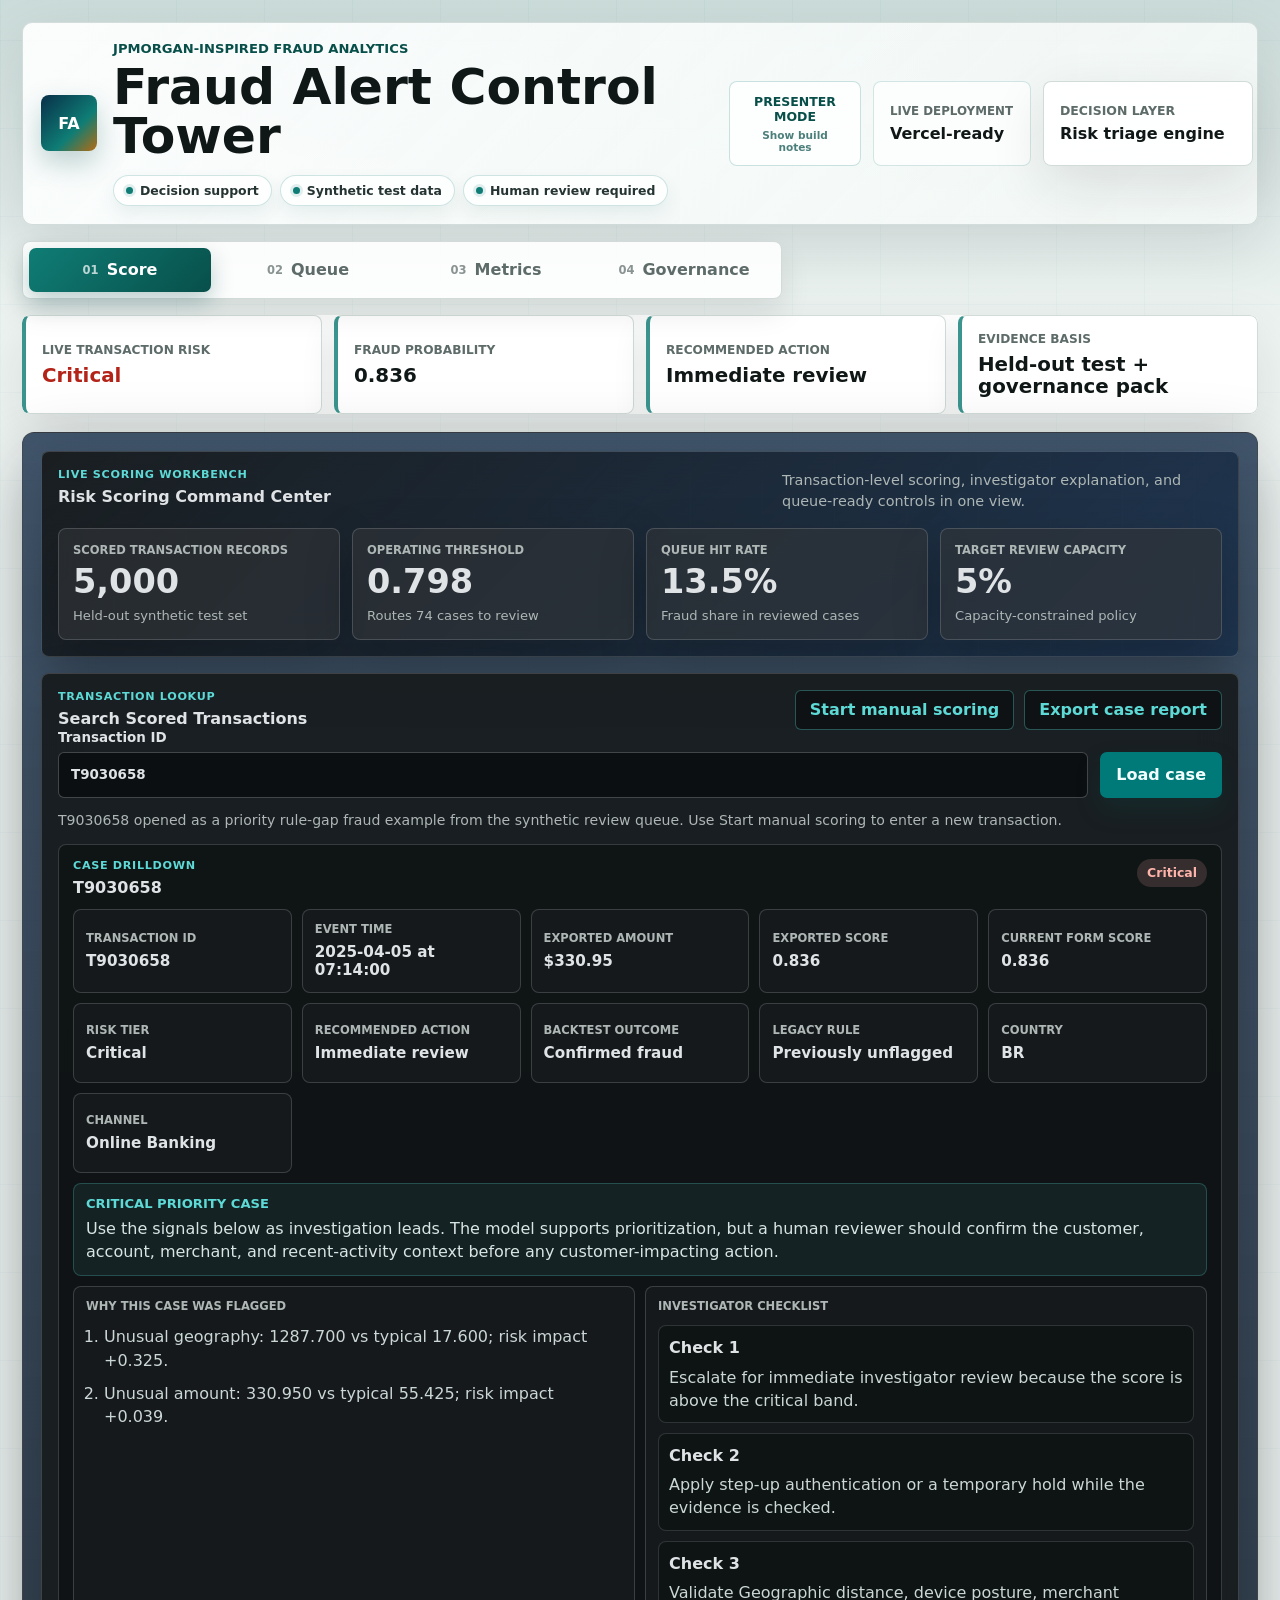
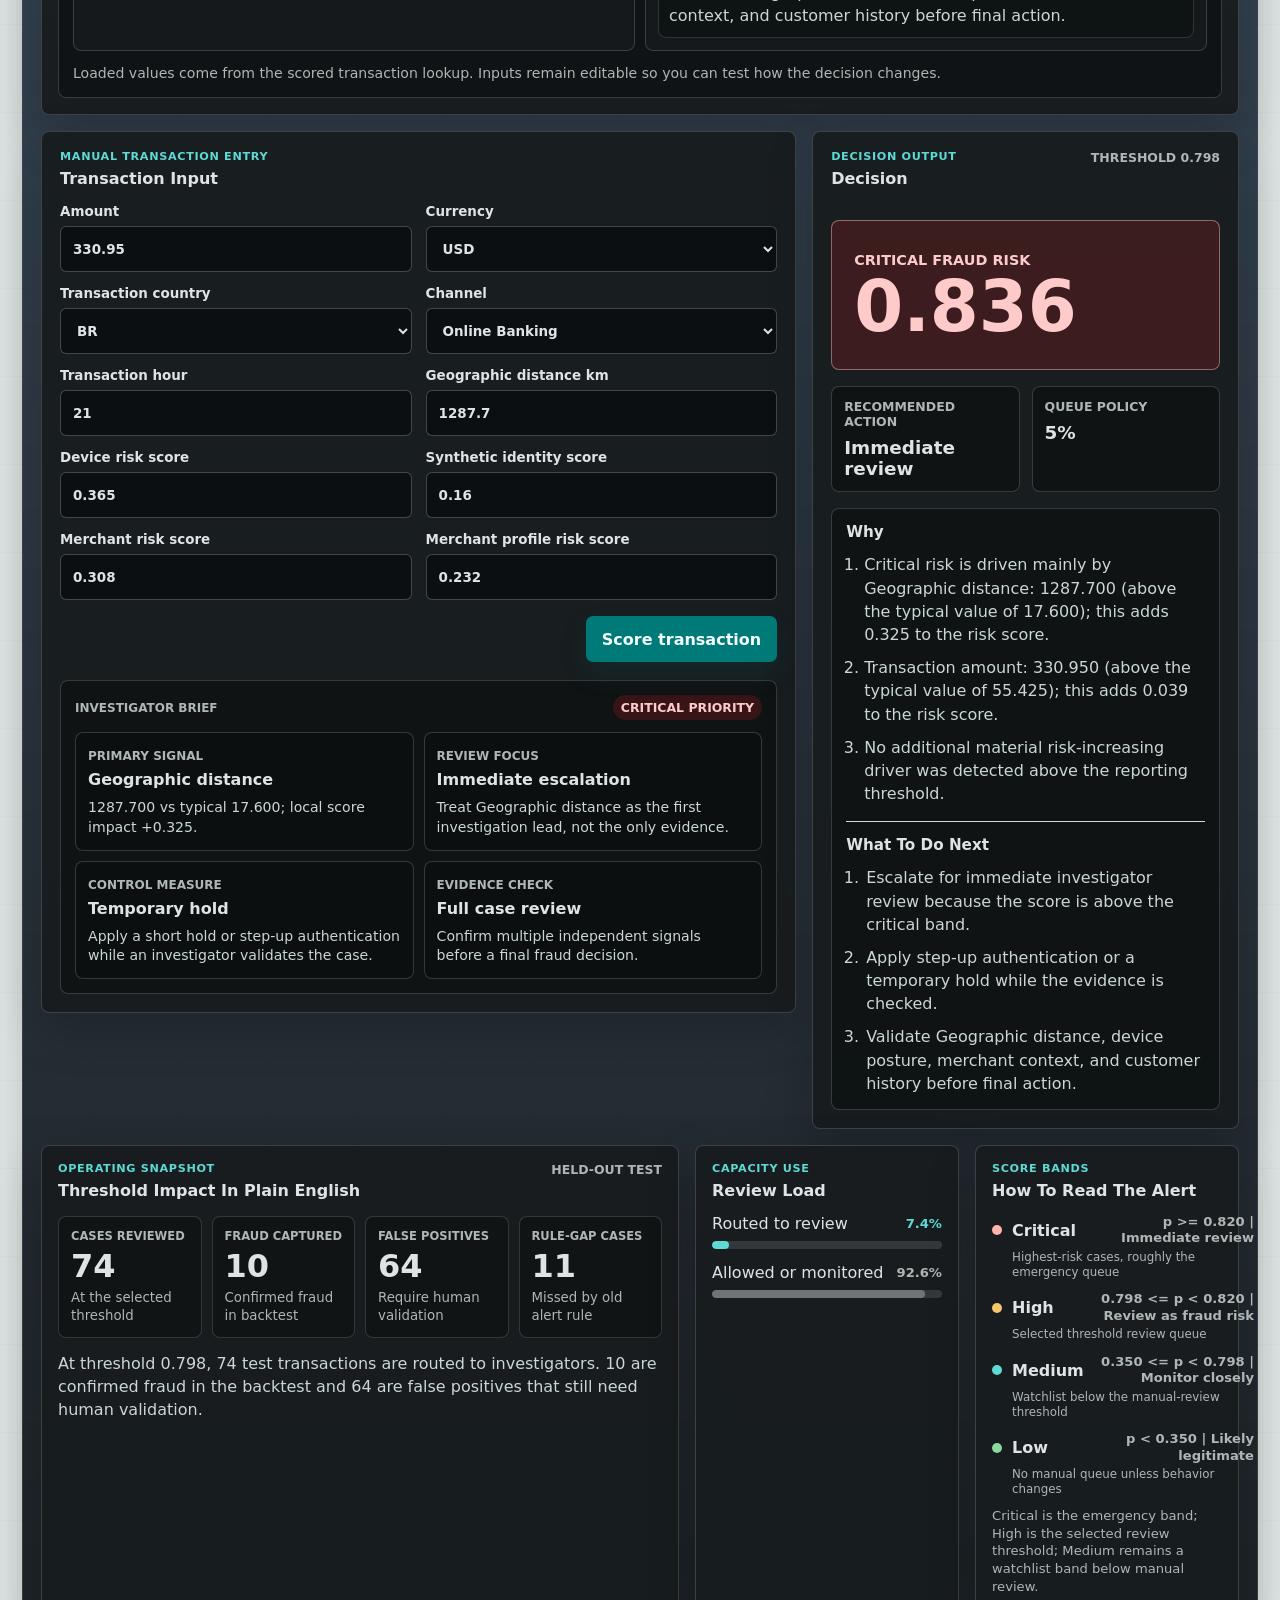
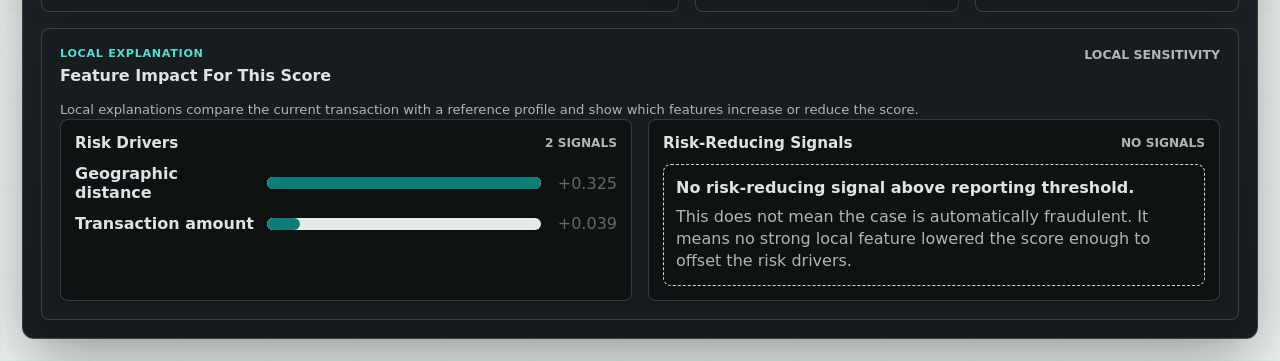
<file: index.html>
<!doctype html>
<html lang="en">
  <head>
    <meta charset="utf-8" />
    <meta name="viewport" content="width=device-width, initial-scale=1" />
    <title>Fraud Alert Control Tower</title>
    <link rel="icon" href="data:image/svg+xml,%3Csvg xmlns='http://www.w3.org/2000/svg' viewBox='0 0 64 64'%3E%3Crect width='64' height='64' rx='10' fill='%23084f4a'/%3E%3Ctext x='32' y='39' font-size='22' text-anchor='middle' fill='white' font-family='Arial' font-weight='700'%3EFA%3C/text%3E%3C/svg%3E" />
    <link rel="stylesheet" href="./styles.css" />
  </head>
  <body>
    <main class="app-shell">
      <section class="workspace">
        <header class="topbar">
          <div class="brand-cluster">
            <div class="brand-mark" aria-hidden="true">FA</div>
            <div>
              <p class="eyebrow">JPMorgan-inspired fraud analytics</p>
              <h1>Fraud Alert Control Tower</h1>
              <div class="system-badges" aria-label="System status">
                <span><i aria-hidden="true"></i>Decision support</span>
                <span><i aria-hidden="true"></i>Synthetic test data</span>
                <span><i aria-hidden="true"></i>Human review required</span>
              </div>
            </div>
          </div>
          <div class="topbar-stack">
            <button id="presenterModeToggle" class="presenter-toggle" type="button" aria-pressed="false">
              <span class="presenter-label">Presenter Mode</span>
              <small class="presenter-cue">Show build notes</small>
            </button>
            <div class="deployment-chip">
              <span>Live deployment</span>
              <strong>Vercel-ready</strong>
            </div>
            <div class="model-chip">
              <span class="chip-label">Decision layer</span>
              <strong id="modelName">Risk triage engine</strong>
            </div>
          </div>
        </header>

        <nav class="tabbar" aria-label="Control tower views">
          <button class="tab-button active build-explain" type="button" data-tab="score" data-build-note="Uses exported model logic in model.json, frontend scoring in app.js, and selected fraud features to calculate the transaction risk score."><span>01</span><strong>Score</strong><small class="tab-caption">Show one case and why it was flagged.</small></button>
          <button class="tab-button build-explain" type="button" data-tab="queue" data-build-note="Uses scored transaction records from dashboard-data.json and transaction-lookup.json to prioritize investigator workload."><span>02</span><strong>Queue</strong><small class="tab-caption">Explain routing and investigator capacity.</small></button>
          <button class="tab-button build-explain" type="button" data-tab="metrics" data-build-note="Shows held-out test results, false positives, fraud capture, threshold capacity, and alert economics."><span>03</span><strong>Metrics</strong><small class="tab-caption">Defend backtest results and business impact.</small></button>
          <button class="tab-button build-explain" type="button" data-tab="governance" data-build-note="Summarizes the model card, threshold memo, human-review control, production limitations, and monitoring plan."><span>04</span><strong>Governance</strong><small class="tab-caption">Close with controls and limitations.</small></button>
        </nav>

        <section class="panel live-strip" aria-live="polite">
          <div>
            <span>Live transaction risk</span>
            <strong id="liveRiskTier" class="critical">Critical</strong>
          </div>
          <div>
            <span>Fraud probability</span>
            <strong id="liveProbability">0.836</strong>
          </div>
          <div>
            <span>Recommended action</span>
            <strong id="liveAction">Immediate review</strong>
          </div>
          <div>
            <span>Evidence basis</span>
            <strong id="liveModelName">Held-out test + governance pack</strong>
          </div>
        </section>

        <section id="scoreView" class="tab-view active analyst-score-view">
          <section class="analyst-command-panel build-explain" aria-label="Score command center overview" data-build-note="This score view combines the exported model, the live transaction form, local explanation logic, and queue policy into one analyst workbench.">
            <div class="analyst-command-title">
              <div>
                <span class="analyst-kicker">Live scoring workbench</span>
                <h2>Risk Scoring Command Center</h2>
              </div>
              <p>Transaction-level scoring, investigator explanation, and queue-ready controls in one view.</p>
            </div>
            <div class="analyst-overview-grid">
              <article>
                <span>Scored transaction records</span>
                <strong>5,000</strong>
                <small>Held-out synthetic test set</small>
              </article>
              <article>
                <span>Operating threshold</span>
                <strong>0.798</strong>
                <small>Routes 74 cases to review</small>
              </article>
              <article>
                <span>Queue hit rate</span>
                <strong>13.5%</strong>
                <small>Fraud share in reviewed cases</small>
              </article>
              <article>
                <span>Target review capacity</span>
                <strong>5%</strong>
                <small>Capacity-constrained policy</small>
              </article>
            </div>
          </section>

          <section class="analyst-panel lookup-panel" aria-label="Transaction case lookup">
            <div class="analyst-panel-header lookup-header">
              <div>
                <span class="analyst-kicker">Transaction lookup</span>
                <h2>Search Scored Transactions</h2>
              </div>
              <div class="lookup-actions">
                <button id="resetManualScoring" class="secondary-button" type="button">
                  Start manual scoring
                </button>
                <button id="exportCaseReport" class="secondary-button build-explain" type="button" disabled data-build-note="Generates an investigator-ready CSV report from the selected transaction, score, explanation, next steps, and governance notes.">
                  Export case report
                </button>
              </div>
            </div>
            <div class="lookup-grid">
              <label>
                Transaction ID
                <input id="transactionSearchInput" name="transactionSearchInput" list="transactionIdOptions" placeholder="Try T9030658" value="T9030658" autocomplete="off" />
              </label>
              <button id="loadTransactionButton" class="primary-button" type="button">
                Load case
              </button>
              <datalist id="transactionIdOptions"></datalist>
            </div>
            <p id="lookupStatus" class="lookup-status">
              T9030658 opened as a priority rule-gap fraud example. Try T9042990 or choose a queue case to see how the decision changes.
            </p>
            <section id="caseDrilldownPanel" class="case-drilldown-panel" hidden></section>
          </section>

          <section class="analyst-workbench-grid">
            <form id="transactionForm" class="panel input-panel analyst-panel">
              <div class="panel-header analyst-panel-header">
                <div>
                  <span class="analyst-kicker">Manual transaction entry</span>
                  <h2>Transaction Input</h2>
                </div>
              </div>

              <div class="form-grid">
                <label>
                  Amount
                  <input id="amount" name="amount" type="number" min="0" step="0.01" value="330.95" />
                </label>

                <label>
                  Currency
                  <select id="currency" name="currency">
                    <option value="USD" selected>USD</option>
                  </select>
                </label>

                <label>
                  Transaction country
                  <select id="txn_country" name="txn_country">
                    <option value="BR" selected>BR</option>
                  </select>
                </label>

                <label>
                  Channel
                  <select id="channel" name="channel">
                    <option value="Online Banking" selected>Online Banking</option>
                  </select>
                </label>

                <label>
                  Transaction hour
                  <input id="txn_hour" name="txn_hour" type="number" min="0" max="23" step="1" value="21" />
                </label>

                <label>
                  Geographic distance km
                  <input id="geo_distance_km" name="geo_distance_km" type="number" min="0" step="0.1" value="1287.7" />
                </label>

                <label>
                  Device risk score
                  <input id="device_risk_score" name="device_risk_score" type="number" min="0" max="1" step="0.001" value="0.365" />
                </label>

                <label>
                  Synthetic identity score
                  <input id="synthetic_identity_score" name="synthetic_identity_score" type="number" min="0" max="1" step="0.001" value="0.160" />
                </label>

                <label>
                  Merchant risk score
                  <input id="merchant_risk_score" name="merchant_risk_score" type="number" min="0" max="1" step="0.001" value="0.308" />
                </label>

                <label>
                  Merchant profile risk score
                  <input id="merchant_profile_risk_score" name="merchant_profile_risk_score" type="number" min="0" max="1" step="0.001" value="0.232" />
                </label>
              </div>

              <div class="actions">
                <button class="primary-button" type="submit">
                  Score transaction
                </button>
              </div>

              <section class="investigator-brief" aria-live="polite">
                <div class="brief-header">
                  <span>Investigator Brief</span>
                  <strong id="briefTier">Critical priority</strong>
                </div>
                <div class="brief-grid">
                  <article>
                    <span>Primary signal</span>
                    <strong id="briefSignal">Geographic distance</strong>
                    <p id="briefSignalDetail">1287.7 km vs typical 17.6 km; strongest risk driver.</p>
                  </article>
                  <article>
                    <span>Review focus</span>
                    <strong id="briefFocus">Rule-gap review</strong>
                    <p id="briefFocusDetail">Backtest fraud case missed by the old alert rule.</p>
                  </article>
                  <article>
                    <span>Control measure</span>
                    <strong id="briefControl">Manual review first</strong>
                    <p id="briefControlDetail">Validate evidence before any customer-impacting action.</p>
                  </article>
                  <article>
                    <span>Evidence check</span>
                    <strong id="briefEvidence">Confirmed in backtest</strong>
                    <p id="briefEvidenceDetail">Use as a demo case for fraud capture beyond legacy rules.</p>
                  </article>
                </div>
              </section>
            </form>

            <aside class="panel result-panel analyst-panel">
              <div class="panel-header analyst-panel-header">
                <div>
                  <span class="analyst-kicker">Decision output</span>
                  <h2>Decision</h2>
                </div>
                <span id="thresholdLabel" class="muted-label">Threshold</span>
              </div>

              <div id="decisionBadge" class="decision-badge monitor">
                <span id="decisionText">Critical fraud risk</span>
                <strong id="probabilityText">0.836</strong>
              </div>

              <div class="metric-row">
                <div>
                  <span>Recommended action</span>
                  <strong id="priorityText">Immediate review</strong>
                </div>
                <div>
                  <span>Queue policy</span>
                  <strong id="capacityText">5%</strong>
                </div>
              </div>

              <div class="explanation-box build-explain" data-build-note="Uses local sensitivity-style explanations to show which transaction features increased or reduced the risk score.">
                <h3>Why</h3>
                <ol id="reasonList">
                  <li>Critical risk is driven mainly by geographic distance: 1287.7 km versus a typical value of 17.6 km.</li>
                  <li>Transaction amount is above the normal profile: $330.95 versus a typical value near $55.43.</li>
                </ol>
                <div class="response-plan">
                  <h3>What To Do Next</h3>
                  <ol id="actionList">
                    <li>Open investigator review before taking any customer-impacting action.</li>
                    <li>Check device, location, account history, and recent activity.</li>
                    <li>Use step-up verification if the evidence remains suspicious.</li>
                  </ol>
                </div>
              </div>
            </aside>
          </section>

          <section class="analyst-analytics-grid" aria-label="Score operating context">
            <article class="analyst-panel score-economics-card">
              <div class="analyst-panel-header">
                <div>
                  <span class="analyst-kicker">Operating snapshot</span>
                  <h2>Threshold Impact In Plain English</h2>
                </div>
                <span class="muted-label">Held-out test</span>
              </div>
              <div class="score-context-grid">
                <div>
                  <span>Cases reviewed</span>
                  <strong id="scoreContextReviewed">74</strong>
                  <small>At the selected threshold</small>
                </div>
                <div>
                  <span>Fraud captured</span>
                  <strong id="scoreContextFraudCaptured">10</strong>
                  <small>Confirmed fraud in backtest</small>
                </div>
                <div>
                  <span>False positives</span>
                  <strong id="scoreContextFalsePositives">64</strong>
                  <small>Require human validation</small>
                </div>
                <div>
                  <span>Rule-gap cases</span>
                  <strong id="scoreContextRuleGap">11</strong>
                  <small>Missed by old alert rule</small>
                </div>
              </div>
              <p id="scoreContextNarrative" class="score-context-note">At threshold 0.798, 74 held-out test transactions are routed to investigators. 10 are confirmed fraud in the backtest and 64 are false positives that still need human validation.</p>
            </article>

            <article class="analyst-panel analyst-side-card">
              <div class="analyst-panel-header">
                <div>
                  <span class="analyst-kicker">Capacity use</span>
                  <h2>Review Load</h2>
                </div>
              </div>
              <div class="analyst-progress-row">
                <span>Routed to review</span>
                <strong id="scoreReviewRateText">7.4%</strong>
                <div><span id="scoreReviewRateBar" style="width: 7.4%"></span></div>
              </div>
              <div class="analyst-progress-row muted">
                <span>Allowed or monitored</span>
                <strong id="scoreMonitorRateText">92.6%</strong>
                <div><span id="scoreMonitorRateBar" style="width: 92.6%"></span></div>
              </div>
            </article>

            <article class="analyst-panel analyst-side-card">
              <div class="analyst-panel-header">
                <div>
                  <span class="analyst-kicker">Score bands</span>
                  <h2>How To Read The Alert</h2>
                </div>
              </div>
              <div class="analyst-distribution-list score-band-list">
                <div><span class="dot critical"></span><strong>Critical</strong><em>p >= 0.820 | Immediate review</em><small>Highest-risk emergency queue</small></div>
                <div><span class="dot high"></span><strong>High</strong><em>0.798 <= p < 0.820 | Review as fraud risk</em><small>Selected threshold review queue</small></div>
                <div><span class="dot medium"></span><strong>Medium</strong><em>0.350 <= p < 0.798 | Monitor closely</em><small>Watchlist below manual-review threshold</small></div>
                <div><span class="dot low"></span><strong>Low</strong><em>p < 0.350 | Likely legitimate</em><small>No manual queue unless behavior changes</small></div>
              </div>
              <p class="score-band-note">Critical is the emergency band; High is the selected review threshold; Medium remains a watchlist band below manual review.</p>
            </article>
          </section>

          <section class="panel lower-panel analyst-panel">
            <div class="panel-header analyst-panel-header">
              <div>
                <span class="analyst-kicker">Local explanation</span>
                <h2>Feature Impact For This Score</h2>
              </div>
              <span class="muted-label">Local sensitivity</span>
            </div>
            <p class="method-note">Local explanations compare the current transaction with a reference profile and show which features increase or reduce the score.</p>
            <div class="feature-impact-grid">
              <section class="feature-impact-group">
                <div class="feature-group-header">
                  <h3>Risk Drivers</h3>
                  <span id="riskDriverCount">3 signals</span>
                </div>
                <div id="riskFeatureBars" class="feature-bars">
                  <div class="feature-row">
                    <div class="feature-name">Geographic distance</div>
                    <div class="bar-track"><div class="bar-fill" style="width: 100%"></div></div>
                    <div class="delta-value">+0.325</div>
                  </div>
                  <div class="feature-row">
                    <div class="feature-name">Transaction amount pattern</div>
                    <div class="bar-track"><div class="bar-fill" style="width: 12%"></div></div>
                    <div class="delta-value">+0.019</div>
                  </div>
                  <div class="feature-row">
                    <div class="feature-name">Transaction amount</div>
                    <div class="bar-track"><div class="bar-fill" style="width: 11%"></div></div>
                    <div class="delta-value">+0.018</div>
                  </div>
                </div>
              </section>
              <section class="feature-impact-group">
                <div class="feature-group-header">
                  <h3>Risk-Reducing Signals</h3>
                  <span id="protectiveSignalCount">No signals</span>
                </div>
                <div id="protectiveFeatureBars" class="feature-bars">
                  <div class="feature-empty">No material risk-reducing signal was detected for this critical case.</div>
                </div>
              </section>
            </div>
          </section>
        </section>

        <section id="queueView" class="tab-view ops-view">
          <section class="view-command-panel build-explain" aria-label="Queue command center overview" data-build-note="This queue view turns model scores into an investigator workflow with routing bands, filters, rule-gap cases, and case drilldowns.">
            <div class="view-command-title">
              <div>
                <span class="analyst-kicker">Investigator operations</span>
                <h2>Queue Command Center</h2>
              </div>
              <p>Prioritize the cases most worth human review, expose rule-gap transactions, and keep workload aligned to analyst capacity.</p>
            </div>
            <div class="view-command-grid">
              <article>
                <span>Routing objective</span>
                <strong>Review highest risk first</strong>
              </article>
              <article>
                <span>Human control</span>
                <strong>Investigator validates</strong>
              </article>
              <article>
                <span>Alert policy</span>
                <strong>Capacity constrained</strong>
              </article>
            </div>
          </section>

          <section class="kpi-grid">
            <div class="panel kpi-card">
              <span>Review queue</span>
              <strong id="queueSize">74</strong>
            </div>
            <div class="panel kpi-card">
              <span>Frauds in queue</span>
              <strong id="fraudsInQueue">10</strong>
            </div>
            <div class="panel kpi-card">
              <span>Queue hit rate</span>
              <strong id="queueHitRate">13.5%</strong>
            </div>
            <div class="panel kpi-card">
              <span>Rule-gap cases</span>
              <strong id="missedOldAlerts">11</strong>
            </div>
          </section>

          <section class="queue-command-grid">
            <section class="panel queue-command-card">
              <div class="panel-header">
                <h2>Review Policy</h2>
                <span class="muted-label">Capacity threshold</span>
              </div>
              <div class="queue-command-metrics">
                <div>
                  <span>Review rate</span>
                  <strong id="queueReviewRate">7.4%</strong>
                </div>
                <div>
                  <span>Threshold</span>
                  <strong id="queueThreshold">0.798</strong>
                </div>
                <div>
                  <span>Fraud capture</span>
                  <strong id="queueCaptureRate">25.0%</strong>
                </div>
                <div>
                  <span>False positives</span>
                  <strong id="queueFalsePositiveLoad">64</strong>
                </div>
              </div>
              <p class="queue-policy-note">Policy is reviewed after pilot review and at least quarterly, using capacity, hit rate, fraud capture, and false-positive load.</p>
            </section>

            <section class="panel queue-command-card">
              <div class="panel-header">
                <h2>Routing Bands</h2>
                <span class="muted-label">Policy definitions</span>
              </div>
              <div id="priorityLaneList" class="priority-lanes">
                <div class="priority-lane critical">
                  <div>
                    <strong>Critical</strong>
                    <span>Immediate review</span>
                    <small>Work first; validate before customer-impacting action.</small>
                  </div>
                  <div class="lane-count lane-policy-range"><b>p >= 0.820</b><span>score band</span></div>
                </div>
                <div class="priority-lane high">
                  <div>
                    <strong>High</strong>
                    <span>Review as fraud risk</span>
                    <small>Manual review queue at the selected threshold.</small>
                  </div>
                  <div class="lane-count lane-policy-range"><b>0.798 <= p < 0.820</b><span>score band</span></div>
                </div>
                <div class="priority-lane medium">
                  <div>
                    <strong>Medium</strong>
                    <span>Monitor closely</span>
                    <small>Watchlist; review only if activity repeats.</small>
                  </div>
                  <div class="lane-count lane-policy-range"><b>0.350 <= p < 0.798</b><span>score band</span></div>
                </div>
                <div class="priority-lane low">
                  <div>
                    <strong>Low</strong>
                    <span>Likely legitimate</span>
                    <small>Keep audit trail and rescore if behavior changes.</small>
                  </div>
                  <div class="lane-count lane-policy-range"><b>p < 0.350</b><span>score band</span></div>
                </div>
              </div>
            </section>

            <section class="panel queue-command-card">
              <div class="panel-header">
                <h2>Review Controls</h2>
                <span class="muted-label">Human review</span>
              </div>
              <ul id="queueControlChecks" class="control-checks">
                <li>Threshold 0.798 routes 7.4% of test transactions to review.</li>
                <li>11 visible top-risk cases were missed by the old alert rule and need validation.</li>
                <li>+2 additional fraud cases are captured at this operating point.</li>
                <li>64 backtest false positives require human validation before any customer-impacting action.</li>
              </ul>
            </section>
          </section>

          <section class="panel queue-panel">
            <div class="panel-header">
              <h2>Highest-Risk Cases</h2>
              <span class="muted-label">Investigator queue</span>
            </div>
            <section class="queue-filter-bar" aria-label="Queue filters">
              <label>
                Priority
                <select id="queueTierFilter">
                  <option value="all">All priorities</option>
                  <option value="Critical">Critical</option>
                  <option value="High">High</option>
                  <option value="Medium">Medium</option>
                  <option value="Low">Low</option>
                </select>
              </label>
              <label>
                Backtest outcome
                <select id="queueOutcomeFilter">
                  <option value="all">All outcomes</option>
                  <option value="fraud">Confirmed fraud</option>
                  <option value="non_fraud">Not fraud</option>
                </select>
              </label>
              <label>
                Country
                <select id="queueCountryFilter">
                  <option value="all">All countries</option>
                </select>
              </label>
              <label>
                Channel
                <select id="queueChannelFilter">
                  <option value="all">All channels</option>
                </select>
              </label>
              <label>
                Legacy rule
                <select id="queueRuleFilter">
                  <option value="all">All rule statuses</option>
                  <option value="missed">Rule-gap cases</option>
                  <option value="hit">Rule signal present</option>
                </select>
              </label>
              <label>
                Transaction ID
                <input id="queueSearchFilter" type="search" placeholder="Search queue ID" />
              </label>
              <button id="queueClearFilters" class="secondary-button" type="button">
                Clear
              </button>
            </section>
            <p id="queueFilterSummary" class="queue-filter-summary"></p>
            <div id="caseList" class="case-list">
              <article class="case-card critical">
                <div class="case-header">
                  <div class="case-title">
                    <span class="case-rank">#4</span>
                    <div>
                      <span class="muted-label">Transaction</span>
                      <strong>T9030658</strong>
                      <small>2025-04-05 at 07:14:00</small>
                    </div>
                  </div>
                  <div class="case-header-actions">
                    <div class="case-score critical">0.836</div>
                  </div>
                </div>
                <div class="case-meta">
                  <span class="case-tag critical">Critical</span>
                  <span class="case-tag true-fraud">Backtest: true fraud</span>
                  <span class="case-tag old-alert-missed">Old alert missed</span>
                </div>
                <div class="case-plain-summary">
                  <strong>Primary driver: geographic distance</strong>
                  <p>Geographic distance was 1287.7 km versus a typical value of 17.6 km; transaction amount was also above the normal profile.</p>
                </div>
              </article>
            </div>
          </section>
        </section>

        <section id="metricsView" class="tab-view ops-view">
          <section class="view-command-panel build-explain" aria-label="Metrics command center overview" data-build-note="This metrics view translates model performance into fraud capture, false positives, review capacity, segment validation, and cost trade-offs.">
            <div class="view-command-title">
              <div>
                <span class="analyst-kicker">Analyst evidence</span>
                <h2>Metrics Command Center</h2>
              </div>
              <p>Translate model performance into fraud capture, false-positive load, review cost, and threshold trade-offs.</p>
            </div>
            <div class="view-command-grid">
              <article>
                <span>Operating decision</span>
                <strong>Set review capacity and threshold</strong>
              </article>
              <article>
                <span>Operating lens</span>
                <strong>Precision vs capacity</strong>
              </article>
              <article>
                <span>Business lens</span>
                <strong>Fraud saved vs review cost</strong>
              </article>
            </div>
          </section>

          <section class="metrics-command-grid">
            <section class="panel metrics-scorecard-panel">
              <div class="panel-header">
                <h2>Analyst Scorecard</h2>
                <span id="championModelBadge" class="muted-label">Operating evidence</span>
              </div>
              <div class="scorecard-grid">
                <div>
                  <span>Ranking quality</span>
                  <strong id="scorecardPrAuc">0.141</strong>
                  <small id="scorecardPrAucBench">Held-out validation</small>
                </div>
                <div>
                  <span>Fraud capture</span>
                  <strong id="scorecardCapture">25.0%</strong>
                  <small id="scorecardCaptureBench">At review threshold</small>
                </div>
                <div>
                  <span>Queue precision</span>
                  <strong id="scorecardHitRate">13.5%</strong>
                  <small id="scorecardHitBench">Fraud share in reviewed cases</small>
                </div>
                <div>
                  <span>Review rate</span>
                  <strong id="scorecardReviewRate">7.4%</strong>
                  <small id="scorecardReviewCount">74 of 1,000 test transactions</small>
                </div>
              </div>
              <p id="scorecardNarrative" class="metrics-note">This operating view translates fraud ranking into a review queue: 7.4% of held-out test transactions are routed to investigators, with capture, precision, and false-positive load shown together.</p>
            </section>

            <section class="panel metrics-matrix-panel">
              <div class="panel-header">
                <h2>Outcome Matrix</h2>
                <span class="muted-label">Held-out test set</span>
              </div>
              <div class="confusion-boards">
                <section class="confusion-board">
                  <h3>Risk Triage Policy</h3>
                  <div class="confusion-grid">
                    <div class="confusion-cell caught">
                      <span>True positives</span>
                      <strong id="championTp">10</strong>
                    </div>
                    <div class="confusion-cell false-positive">
                      <span>False positives</span>
                      <strong id="championFp">64</strong>
                    </div>
                    <div class="confusion-cell missed">
                      <span>False negatives</span>
                      <strong id="championFn">30</strong>
                    </div>
                    <div class="confusion-cell cleared">
                      <span>True negatives</span>
                      <strong id="championTn">896</strong>
                    </div>
                  </div>
                </section>
                <section class="confusion-board">
                  <h3>Rules Baseline</h3>
                  <div class="confusion-grid">
                    <div class="confusion-cell caught">
                      <span>True positives</span>
                      <strong id="oldTp">8</strong>
                    </div>
                    <div class="confusion-cell false-positive">
                      <span>False positives</span>
                      <strong id="oldFp">14</strong>
                    </div>
                    <div class="confusion-cell missed">
                      <span>False negatives</span>
                      <strong id="oldFn">32</strong>
                    </div>
                    <div class="confusion-cell cleared">
                      <span>True negatives</span>
                      <strong id="oldTn">946</strong>
                    </div>
                  </div>
                </section>
              </div>
            </section>
          </section>

          <section class="panel metrics-takeaway-panel">
            <div class="panel-header">
              <h2>Analyst Takeaways</h2>
              <span class="muted-label">Decision rationale</span>
            </div>
            <ul id="metricsTakeaways" class="metrics-takeaways">
              <li>At the selected threshold, 74 test transactions are routed to review and 10 confirmed fraud cases are captured.</li>
              <li>The policy improves fraud capture versus the old rule, while accepting more false positives for investigator validation.</li>
              <li>The score is used for ranking and triage, not automatic blocking or production odds.</li>
            </ul>
          </section>

          <section class="content-grid">
            <section class="panel model-trust-panel build-explain" data-build-note="This section answers model-risk questions a fraud analyst may challenge: calibration, explanation method, false positives, and drift response.">
              <div class="panel-header">
                <h2>Model Trust Answers</h2>
                <span class="muted-label">Reviewer challenge log</span>
              </div>
              <div class="trust-answer-grid">
                <article>
                  <span>Probability use</span>
                  <strong>Ranking score, not production odds</strong>
                  <p id="probabilityTrustNote">Backtest thresholding is supported; production calibration remains an approval gate.</p>
                </article>
                <article>
                  <span>Explanation method</span>
                  <strong>Local sensitivity evidence</strong>
                  <p>Current explanations show local score drivers; real SHAP is the next technical upgrade before production.</p>
                </article>
                <article>
                  <span>False-positive control</span>
                  <strong id="falsePositiveTrustNote">Human validation required</strong>
                  <p>No customer-impacting action is taken from the score alone.</p>
                </article>
                <article>
                  <span>Drift response</span>
                  <strong>Monitor weekly</strong>
                  <p>Track score mix, top drivers, segment outcomes, and investigator outcomes after deployment.</p>
                </article>
              </div>
            </section>

            <section class="panel segment-validation-panel build-explain" data-build-note="Calculates segment-level validation from scored transaction records by risk tier, channel, country, and amount band.">
              <div class="panel-header">
                <h2>Segment Validation</h2>
                <span class="muted-label">Country, channel, amount, tier</span>
              </div>
              <p id="segmentValidationNote" class="metrics-note">Segment checks use 5,000 scored synthetic transactions. In production, the same cuts would be monitored for false-positive concentration, fraud capture, and customer friction by country, channel, amount band, and risk tier.</p>
              <div class="table-wrap">
                <table>
                  <thead>
                    <tr>
                      <th>Segment</th>
                      <th>Transactions</th>
                      <th>Reviewed</th>
                      <th>Hit rate</th>
                      <th>Avg score</th>
                    </tr>
                  </thead>
                  <tbody id="segmentValidationRows">
                    <tr>
                      <td>Risk tier: Critical</td>
                      <td>33</td>
                      <td>33</td>
                      <td>27.3%</td>
                      <td>0.838</td>
                    </tr>
                    <tr>
                      <td>Channel: Online Banking</td>
                      <td>937</td>
                      <td>65</td>
                      <td>13.8%</td>
                      <td>0.432</td>
                    </tr>
                    <tr>
                      <td>Country: BR</td>
                      <td>88</td>
                      <td>55</td>
                      <td>14.5%</td>
                      <td>0.674</td>
                    </tr>
                    <tr>
                      <td>Amount band: High</td>
                      <td>488</td>
                      <td>39</td>
                      <td>23.1%</td>
                      <td>0.517</td>
                    </tr>
                  </tbody>
                </table>
              </div>
            </section>
          </section>

          <section class="content-grid validation-evidence-grid">
            <section class="panel validation-evidence-panel build-explain" data-build-note="Uses scored transaction records to calculate calibration diagnostics and show why the prototype score is used as a ranking signal, not production odds.">
              <div class="panel-header">
                <h2>Calibration Evidence</h2>
                <span class="muted-label">Measured score check</span>
              </div>
              <div class="trust-answer-grid">
                <article>
                  <span>Brier score</span>
                  <strong id="calibrationBrierScore">0.219</strong>
                  <p>Lower is better; production would require calibration on real validation data.</p>
                </article>
                <article>
                  <span>Calibration gap</span>
                  <strong id="calibrationEce">0.413</strong>
                  <p>Expected calibration error across score bands.</p>
                </article>
                <article>
                  <span>Largest gap band</span>
                  <strong id="calibrationWorstBand">0.80-1.00</strong>
                  <p>The highest score band is strongest for ranking but not production odds.</p>
                </article>
                <article>
                  <span>Use decision</span>
                  <strong>Ranking, not auto-action</strong>
                  <p>Use scores to prioritize review until probability calibration is approved.</p>
                </article>
              </div>
            </section>

            <section class="panel validation-evidence-panel build-explain" data-build-note="Measures false-positive concentration by segment and summarizes SLA policy coverage for routed cases. True SLA breach rate needs investigation timestamps in a production system.">
              <div class="panel-header">
                <h2>Fairness And SLA Evidence</h2>
                <span class="muted-label">Pilot controls</span>
              </div>
              <div class="trust-answer-grid">
                <article>
                  <span>Highest country FPR</span>
                  <strong id="highestCountryFpr">BR 60.3%</strong>
                  <p>False-positive concentration to monitor during pilot review.</p>
                </article>
                <article>
                  <span>Highest channel FPR</span>
                  <strong id="highestChannelFpr">P2P 7.5%</strong>
                  <p>Channel friction proxy for investigator oversight.</p>
                </article>
                <article>
                  <span>SLA policy coverage</span>
                  <strong id="slaPolicyCoverage">100%</strong>
                  <p>Every routed case receives a review urgency policy.</p>
                </article>
                <article>
                  <span>Measured breach rate</span>
                  <strong id="slaBreachStatus">Needs timestamps</strong>
                  <p>Requires case created, assigned, and closed timestamps.</p>
                </article>
              </div>
            </section>
          </section>

          <section class="content-grid">
            <section class="panel">
              <div class="panel-header">
                <h2>Pilot Recommendation</h2>
                <span class="muted-label">Shadow-mode control</span>
              </div>
              <ul id="pilotRecommendationList" class="recommendation-list"></ul>
            </section>

            <section class="panel">
              <div class="panel-header">
                <h2>Feature Importance</h2>
                <span class="muted-label">Top operating drivers</span>
              </div>
              <div id="globalFeatureBars" class="feature-bars compact"></div>
            </section>
          </section>

          <section class="panel lower-panel">
            <div class="panel-header">
              <h2>Capacity Thresholds</h2>
              <span class="muted-label">Capacity ladder</span>
            </div>
            <section class="capacity-simulator" aria-label="Threshold capacity simulator">
              <div class="capacity-slider-row">
                <label>
                  Review capacity
                  <input id="capacityPolicySlider" type="range" min="0" max="4" step="1" value="2" />
                </label>
                <strong id="capacityPolicyLabel">5%</strong>
              </div>
              <div class="capacity-sim-grid">
                <div>
                  <span>Threshold</span>
                  <strong id="capacitySimThreshold">0.798</strong>
                </div>
                <div>
                  <span>Reviews</span>
                  <strong id="capacitySimReviews">74</strong>
                </div>
                <div>
                  <span>Fraud capture</span>
                  <strong id="capacitySimCapture">25.0%</strong>
                </div>
                <div>
                  <span>False positives</span>
                  <strong id="capacitySimFalsePositives">64</strong>
                </div>
                <div>
                  <span>Review cost change</span>
                  <strong id="capacitySimCostDelta">GBP 0</strong>
                </div>
              </div>
              <p id="capacitySimNarrative" class="metrics-note">At 5% review capacity, the queue reviews 74 test cases, captures 25.0% of fraud, and sets the selected operating threshold at 0.798.</p>
            </section>
            <div class="table-wrap">
              <table>
                <thead>
                  <tr>
                    <th>Policy</th>
                    <th>Threshold</th>
                    <th>Test reviews</th>
                    <th>Hit rate</th>
                    <th>Fraud capture</th>
                    <th>Exact top-K hit</th>
                  </tr>
                </thead>
                <tbody id="capacityRows">
                  <tr class="selected-policy-row">
                    <td>5% capacity</td>
                    <td>0.798</td>
                    <td>74</td>
                    <td>13.5%</td>
                    <td>25.0%</td>
                    <td>18.0%</td>
                  </tr>
                </tbody>
              </table>
            </div>
          </section>

          <section class="panel lower-panel">
            <div class="panel-header">
              <h2>Business Impact</h2>
              <span class="muted-label">Alert economics</span>
            </div>
            <div class="economics-grid">
              <div>
                <span>Additional fraud caught</span>
                <strong id="incrementalFraudCaught">+2</strong>
              </div>
              <div>
                <span>Additional reviews</span>
                <strong id="incrementalReviews">+52</strong>
              </div>
              <div>
                <span>Illustrative review spend</span>
                <strong id="incrementalReviewSpend">$416</strong>
              </div>
              <div>
                <span>Break-even avoided loss</span>
                <strong id="illustrativeNetImpact">GBP 208</strong>
              </div>
            </div>
            <p class="economics-note" id="economicsNote">Break-even sensitivity: GBP 8 review cost per case. Each extra captured fraud must avoid GBP 208 to justify the wider queue. Synthetic data only.</p>
          </section>
        </section>

        <section id="governanceView" class="tab-view ops-view">
          <section class="view-command-panel build-explain" aria-label="Governance command center overview" data-build-note="This governance view collects responsible model governance controls, model-card limits, threshold policy, approval gates, and monitoring ownership.">
            <div class="view-command-title">
              <div>
                <span class="analyst-kicker">Responsible model governance controls</span>
                <h2>Governance Command Center</h2>
              </div>
              <p>Document how the model should be used, what it cannot decide alone, and what controls are required before production.</p>
            </div>
            <div class="view-command-grid">
              <article>
                <span>Model use</span>
                <strong>Decision support only</strong>
              </article>
              <article>
                <span>Approval gate</span>
                <strong>Real-data validation</strong>
              </article>
              <article>
                <span>Final authority</span>
                <strong>Human investigator</strong>
              </article>
            </div>
          </section>

          <section class="kpi-grid governance-kpis">
            <div class="panel kpi-card">
              <span>Model use</span>
              <strong>Decision support</strong>
            </div>
            <div class="panel kpi-card">
              <span>Data status</span>
              <strong>Synthetic</strong>
            </div>
            <div class="panel kpi-card">
              <span>Human review</span>
              <strong>Required</strong>
            </div>
            <div class="panel kpi-card">
              <span>Production status</span>
              <strong>Prototype</strong>
            </div>
          </section>

          <section class="content-grid">
            <section class="panel governance-panel">
              <div class="panel-header">
                <h2>Model Card Summary</h2>
                <span class="muted-label">Responsible model governance</span>
              </div>
              <dl class="governance-list">
                <div>
                  <dt>Intended use</dt>
                  <dd>Prioritize transaction review queues and provide investigator-facing explanations.</dd>
                </div>
                <div>
                  <dt>Not approved for</dt>
                  <dd>Automatic account blocking, eligibility decisions, or production use without real-data validation.</dd>
                </div>
                <div>
                  <dt>Primary controls</dt>
                  <dd>Leakage prevention, threshold validation, explainability, human review, and queue monitoring.</dd>
                </div>
              </dl>
            </section>

            <section class="panel governance-panel">
              <div class="panel-header">
                <h2>Operating Policy</h2>
                <span class="muted-label">Threshold memo</span>
              </div>
              <dl class="governance-list">
                <div>
                  <dt>Recommended threshold</dt>
                  <dd id="governanceThreshold">0.798</dd>
                </div>
                <div>
                  <dt>Target capacity</dt>
                  <dd id="governanceCapacity">5%</dd>
                </div>
                <div>
                  <dt>Trade-off</dt>
                  <dd>Higher fraud capture at the selected review capacity, with false positives requiring investigator validation.</dd>
                </div>
              </dl>
            </section>
          </section>

          <section class="panel lower-panel build-explain" data-build-note="Frames calibration, segment validation, explainability, and drift monitoring as production approval gates instead of claiming the prototype is production-ready.">
            <div class="panel-header">
              <h2>Model Trust Checklist</h2>
              <span class="muted-label">Risk analyst review</span>
            </div>
            <div class="trust-check-grid">
              <article>
                <span>Calibration</span>
                <strong>Approval gate</strong>
                <p>Use the current score for ranking and queue routing. Before production, compare score bands with observed fraud rates and recalibrate if required.</p>
              </article>
              <article>
                <span>Segment validation</span>
                <strong>Required before rollout</strong>
                <p>Review performance by country, channel, amount band, and risk tier so one segment does not absorb excessive false positives.</p>
              </article>
              <article>
                <span>Explainability</span>
                <strong>Analyst-readable now</strong>
                <p>Local sensitivity explanations support investigation. A real SHAP layer would strengthen formal model-risk evidence.</p>
              </article>
              <article>
                <span>Drift monitoring</span>
                <strong>Weekly operating control</strong>
                <p>Monitor score distribution, top drivers, queue hit rate, false positives, and investigator dispositions.</p>
              </article>
            </div>
          </section>

          <section class="governance-command-grid">
            <section class="panel governance-readiness-panel">
              <div class="panel-header">
                <h2>Readiness Assessment</h2>
                <span class="muted-label">Model risk view</span>
              </div>
              <div class="readiness-grid">
                <div>
                  <span>Backtest evidence</span>
                  <strong>Complete</strong>
                  <p>Held-out test metrics, threshold strategy, queue economics, and local explanations are documented.</p>
                </div>
                <div>
                  <span>Production blocker</span>
                  <strong>Real-data validation</strong>
                  <p>Synthetic data is suitable for demonstration, but not enough for customer-impacting deployment.</p>
                </div>
                <div>
                  <span>Human control</span>
                  <strong>Mandatory review</strong>
                  <p>The model routes cases and explains risk; investigators remain accountable for final decisions.</p>
                </div>
                <div>
                  <span>Monitoring state</span>
                  <strong>Designed</strong>
                  <p>Monitoring controls are specified, but would need live alerting and ownership before launch.</p>
                </div>
              </div>
            </section>

            <section class="panel governance-evidence-panel">
              <div class="panel-header">
                <h2>Audit Evidence Pack</h2>
                <span class="muted-label">Submission links</span>
              </div>
              <div class="evidence-links">
                <a href="./docs/governance/model_card.md">Model card</a>
                <a href="./docs/governance/threshold_strategy_memo.md">Threshold memo</a>
                <a href="./docs/governance/governance_summary.md">Governance summary</a>
                <a href="./docs/reports/progress_report_step_03.md">Model selection report</a>
                <a href="./docs/reports/progress_report_step_04.md">Explainability report</a>
                <a href="./presentation/fraud-alert-control-tower-executive-story.pptx">Executive deck</a>
              </div>
            </section>
          </section>

          <section class="panel lower-panel enterprise-roadmap-panel build-explain" data-build-note="Shows how the prototype would mature into a controlled bank pilot and then a production-grade fraud platform.">
            <div class="panel-header">
              <h2>Enterprise Readiness Roadmap</h2>
              <span class="muted-label">Prototype to bank-grade</span>
            </div>
            <div class="roadmap-grid">
              <article class="roadmap-stage current">
                <span>1. Prototype now</span>
                <strong>Demonstrated in this project</strong>
                <ul>
                  <li>Scored synthetic transactions with risk tiers.</li>
                  <li>Investigator queue, reason codes, and exportable case evidence.</li>
                  <li>Threshold, false-positive, and governance controls documented.</li>
                </ul>
              </article>
              <article class="roadmap-stage pilot">
                <span>2. Controlled pilot</span>
                <strong>Strengthen model trust</strong>
                <ul>
                  <li>Calibrate probabilities against observed fraud rates.</li>
                  <li>Add real SHAP explanations and segment validation.</li>
                  <li>Capture investigator outcomes and monitor drift weekly.</li>
                </ul>
              </article>
              <article class="roadmap-stage production">
                <span>3. Production requirements</span>
                <strong>Needs bank infrastructure</strong>
                <ul>
                  <li>Real-time scoring using customer, device, and behavior history.</li>
                  <li>Network/graph fraud signals and case lifecycle workflow.</li>
                  <li>Role-based access, audit logs, security, and formal model-risk approval.</li>
                </ul>
              </article>
            </div>
          </section>

          <details class="panel lower-panel governance-detail-panel">
            <summary>
              <span>
                <strong>Model Risk Register</strong>
                <small>Controls and owners</small>
              </span>
              <em>Open details</em>
            </summary>
            <div class="risk-register-grid governance-detail-body">
              <article>
                <span>Data realism</span>
                <strong>Synthetic-data limitation</strong>
                <p>Validate on representative transaction data before production or customer-impacting use.</p>
                <small>Owner: Data Science + Model Risk</small>
              </article>
              <article>
                <span>False positives</span>
                <strong>Customer friction risk</strong>
                <p>Use human review, step-up verification, and segment monitoring before any blocking action.</p>
                <small>Owner: Fraud Operations</small>
              </article>
              <article>
                <span>Leakage</span>
                <strong>Training contamination risk</strong>
                <p>Exclude IDs, target labels, and historical alert outputs from modeling features; repeat leakage checks.</p>
                <small>Owner: Analytics Engineering</small>
              </article>
              <article>
                <span>Drift</span>
                <strong>Changing fraud patterns</strong>
                <p>Monitor score distribution, feature drivers, country/channel mix, and investigator outcomes.</p>
                <small>Owner: Model Monitoring</small>
              </article>
            </div>
          </details>

          <details class="panel lower-panel governance-detail-panel">
            <summary>
              <span>
                <strong>Approval Gates</strong>
                <small>Before production</small>
              </span>
              <em>Open details</em>
            </summary>
            <ol class="approval-gates governance-detail-body">
              <li>
                <strong>Real-data validation</strong>
                <span>Confirm performance on representative production-like transactions.</span>
              </li>
              <li>
                <strong>Probability calibration</strong>
                <span>Check whether score bands match observed fraud rates before operational use.</span>
              </li>
              <li>
                <strong>Model risk review</strong>
                <span>Review feature lineage, leakage controls, threshold policy, and limitations.</span>
              </li>
              <li>
                <strong>Investigator UAT</strong>
                <span>Test explanations and queue workflow with analysts before rollout.</span>
              </li>
              <li>
                <strong>Live monitoring</strong>
                <span>Deploy drift, hit-rate, false-positive, and capacity alerts with named owners.</span>
              </li>
            </ol>
          </details>

          <details class="panel lower-panel governance-detail-panel">
            <summary>
              <span>
                <strong>Monitoring Controls</strong>
                <small>Operational governance</small>
              </span>
              <em>Open details</em>
            </summary>
            <div class="control-grid governance-detail-body">
              <article>
                <span>Daily capacity</span>
                <strong>Queue size vs staffing capacity</strong>
                <p>Alert when review volume exceeds staffing plan or the target queue rate.</p>
                <small>Owner: Fraud Ops</small>
              </article>
              <article>
                <span>Weekly quality</span>
                <strong>Hit rate and fraud capture trend</strong>
                <p>Track whether capture and precision are stable after threshold changes.</p>
                <small>Owner: Analytics</small>
              </article>
              <article>
                <span>Weekly fairness proxy</span>
                <strong>False positives by country and channel</strong>
                <p>Check whether specific segments create unusual customer friction.</p>
                <small>Owner: Analytics + Compliance</small>
              </article>
              <article>
                <span>Weekly drift</span>
                <strong>Score distribution drift</strong>
                <p>Investigate large changes in score bands, queue size, or risk mix.</p>
                <small>Owner: Model Monitoring</small>
              </article>
              <article>
                <span>Monthly explainability</span>
                <strong>Top explanation driver drift</strong>
                <p>Review whether new risk drivers dominate explanations unexpectedly.</p>
                <small>Owner: Model Risk</small>
              </article>
              <article>
                <span>Continuous outcome review</span>
                <strong>Investigator outcome review</strong>
                <p>Use analyst dispositions to measure misses, false positives, and retraining need.</p>
                <small>Owner: Fraud Ops + Data Science</small>
              </article>
            </div>
          </details>
        </section>
      </section>
    </main>

    <script type="module" src="./app.js"></script>
  </body>
</html>
</file>
<file: styles.css>
:root {
  --bg: #f4f7f6;
  --ink: #16201f;
  --muted: #62706e;
  --line: #d8e0dd;
  --panel: #ffffff;
  --accent: #0f766e;
  --accent-strong: #0b4f4a;
  --warn: #b45309;
  --danger: #b91c1c;
  --ok: #166534;
  --shadow: 0 18px 50px rgba(19, 32, 30, 0.10);
  color-scheme: light;
  font-family: Inter, ui-sans-serif, system-ui, -apple-system, BlinkMacSystemFont, "Segoe UI", sans-serif;
}

* {
  box-sizing: border-box;
}

body {
  margin: 0;
  background:
    linear-gradient(180deg, rgba(15, 118, 110, 0.10), transparent 320px),
    var(--bg);
  color: var(--ink);
}

button,
input,
select {
  font: inherit;
}

.app-shell {
  min-height: 100vh;
  padding: 28px;
}

.workspace {
  max-width: 1240px;
  margin: 0 auto;
}

.topbar {
  min-height: 104px;
  display: flex;
  align-items: center;
  justify-content: space-between;
  gap: 20px;
  margin-bottom: 18px;
}

.eyebrow {
  margin: 0 0 8px;
  color: var(--accent-strong);
  font-size: 0.82rem;
  font-weight: 800;
  text-transform: uppercase;
}

h1,
h2,
h3,
p {
  margin-top: 0;
}

h1 {
  margin-bottom: 0;
  font-size: clamp(2rem, 4vw, 4.25rem);
  line-height: 0.95;
  letter-spacing: 0;
}

h2 {
  margin-bottom: 0;
  font-size: 1rem;
}

h3 {
  margin-bottom: 12px;
  font-size: 0.95rem;
}

.model-chip,
.panel {
  background: rgba(255, 255, 255, 0.86);
  border: 1px solid var(--line);
  box-shadow: var(--shadow);
  backdrop-filter: blur(18px);
}

.model-chip {
  min-width: 210px;
  padding: 14px 16px;
  border-radius: 8px;
}

.chip-label,
.muted-label,
.metric-row span {
  display: block;
  color: var(--muted);
  font-size: 0.78rem;
  font-weight: 700;
  text-transform: uppercase;
}

.content-grid {
  display: grid;
  grid-template-columns: minmax(0, 1.55fr) minmax(320px, 0.85fr);
  gap: 18px;
  align-items: stretch;
}

.tabbar {
  display: inline-flex;
  gap: 4px;
  padding: 4px;
  margin-bottom: 18px;
  border: 1px solid var(--line);
  border-radius: 8px;
  background: rgba(255, 255, 255, 0.72);
}

.tab-button {
  min-width: 112px;
  height: 38px;
  padding: 0 14px;
  border: 0;
  border-radius: 6px;
  background: transparent;
  color: var(--muted);
  cursor: pointer;
  font-weight: 850;
}

.tab-button.active {
  background: var(--accent);
  color: #fff;
}

.tab-view {
  display: none;
}

.tab-view.active {
  display: block;
}

.live-strip {
  display: grid;
  grid-template-columns: repeat(4, minmax(0, 1fr));
  gap: 0;
  padding: 0;
  margin-bottom: 18px;
  overflow: hidden;
}

.live-strip div {
  min-height: 78px;
  display: grid;
  align-content: center;
  gap: 8px;
  padding: 14px 16px;
  border-right: 1px solid var(--line);
}

.live-strip div:last-child {
  border-right: 0;
}

.live-strip span {
  color: var(--muted);
  font-size: 0.76rem;
  font-weight: 800;
  text-transform: uppercase;
}

.live-strip strong {
  color: var(--ink);
  font-size: 1.05rem;
  line-height: 1.1;
}

.live-strip strong.low {
  color: var(--ok);
}

.live-strip strong.medium {
  color: #1d4ed8;
}

.live-strip strong.high {
  color: var(--warn);
}

.live-strip strong.critical {
  color: var(--danger);
}

.panel {
  border-radius: 8px;
  padding: 18px;
}

.panel-header {
  min-height: 38px;
  display: flex;
  align-items: center;
  justify-content: space-between;
  gap: 12px;
  margin-bottom: 16px;
}

.form-grid {
  display: grid;
  grid-template-columns: repeat(2, minmax(0, 1fr));
  gap: 14px;
}

label {
  display: grid;
  gap: 7px;
  color: #2d3836;
  font-size: 0.84rem;
  font-weight: 750;
}

input,
select {
  width: 100%;
  height: 42px;
  padding: 0 12px;
  border: 1px solid #cbd6d2;
  border-radius: 6px;
  background: #fbfdfc;
  color: var(--ink);
  outline: none;
}

input:focus,
select:focus {
  border-color: var(--accent);
  box-shadow: 0 0 0 3px rgba(15, 118, 110, 0.14);
}

.actions {
  display: flex;
  justify-content: flex-end;
  margin-top: 16px;
}

.primary-button,
.icon-button {
  border: 0;
  border-radius: 6px;
  cursor: pointer;
}

.primary-button {
  min-height: 44px;
  display: inline-flex;
  align-items: center;
  gap: 10px;
  padding: 0 16px;
  background: var(--accent);
  color: #fff;
  font-weight: 800;
}

.primary-button:hover {
  background: var(--accent-strong);
}

.investigator-brief {
  margin-top: 18px;
  padding: 14px;
  border: 1px solid var(--line);
  border-radius: 8px;
  background: #fbfdfc;
}

.brief-header {
  display: flex;
  align-items: center;
  justify-content: space-between;
  gap: 12px;
  margin-bottom: 12px;
}

.brief-header span,
.brief-grid span {
  color: var(--muted);
  font-size: 0.75rem;
  font-weight: 850;
  text-transform: uppercase;
}

.brief-header strong {
  padding: 5px 8px;
  border-radius: 999px;
  background: #e8f3f0;
  color: var(--accent-strong);
  font-size: 0.78rem;
  text-transform: uppercase;
}

.brief-header strong.low {
  background: #eef8f0;
  color: var(--ok);
}

.brief-header strong.medium {
  background: #eff6ff;
  color: #1d4ed8;
}

.brief-header strong.high {
  background: #fff7ed;
  color: var(--warn);
}

.brief-header strong.critical {
  background: #fef2f2;
  color: var(--danger);
}

.brief-grid {
  display: grid;
  grid-template-columns: repeat(2, minmax(0, 1fr));
  gap: 10px;
}

.brief-grid article {
  min-height: 118px;
  padding: 12px;
  border: 1px solid var(--line);
  border-radius: 8px;
  background: #fff;
}

.brief-grid strong {
  display: block;
  margin-top: 7px;
  color: var(--ink);
  font-size: 1rem;
  line-height: 1.18;
}

.brief-grid p {
  margin: 8px 0 0;
  color: #2d3836;
  font-size: 0.88rem;
  line-height: 1.4;
}

.icon-button {
  width: 38px;
  height: 38px;
  background: #e8f3f0;
  color: var(--accent-strong);
  font-size: 1rem;
  font-weight: 900;
}

.result-panel {
  display: grid;
  align-content: start;
  gap: 16px;
}

.decision-badge {
  min-height: 150px;
  display: grid;
  align-content: center;
  gap: 8px;
  padding: 22px;
  border-radius: 8px;
  border: 1px solid;
}

.decision-badge span {
  font-size: 0.9rem;
  font-weight: 850;
  text-transform: uppercase;
}

.decision-badge strong {
  font-size: clamp(2.2rem, 7vw, 4.4rem);
  line-height: 0.9;
}

.decision-badge.low,
.decision-badge.monitor {
  background: #eef8f0;
  border-color: #bad7c0;
  color: var(--ok);
}

.decision-badge.medium {
  background: #eff6ff;
  border-color: #bfdbfe;
  color: #1d4ed8;
}

.decision-badge.high,
.decision-badge.review {
  background: #fff7ed;
  border-color: #fed7aa;
  color: var(--warn);
}

.decision-badge.critical {
  background: #fef2f2;
  border-color: #fecaca;
  color: var(--danger);
}

.metric-row {
  display: grid;
  grid-template-columns: repeat(2, minmax(0, 1fr));
  gap: 12px;
}

.metric-row div {
  min-height: 72px;
  padding: 12px;
  border: 1px solid var(--line);
  border-radius: 8px;
  background: #fbfdfc;
}

.metric-row strong {
  display: block;
  margin-top: 8px;
  font-size: 1.15rem;
}

.explanation-box {
  padding: 14px;
  border: 1px solid var(--line);
  border-radius: 8px;
  background: #fbfdfc;
}

.explanation-box ol {
  display: grid;
  gap: 10px;
  margin: 0;
  padding-left: 18px;
}

.explanation-box li {
  color: #2d3836;
  line-height: 1.45;
}

.response-plan {
  margin-top: 16px;
  padding-top: 14px;
  border-top: 1px solid var(--line);
}

.response-plan h3 {
  margin-top: 0;
}

.response-plan li {
  padding-left: 2px;
}

.lower-panel {
  margin-top: 18px;
}

.kpi-grid {
  display: grid;
  grid-template-columns: repeat(4, minmax(0, 1fr));
  gap: 14px;
  margin-bottom: 18px;
}

.kpi-card {
  min-height: 118px;
  display: grid;
  align-content: space-between;
}

.kpi-card span {
  color: var(--muted);
  font-size: 0.76rem;
  font-weight: 800;
  text-transform: uppercase;
}

.kpi-card strong {
  font-size: clamp(1.8rem, 4vw, 3rem);
  line-height: 1;
}

.queue-command-grid {
  display: grid;
  grid-template-columns: 1.15fr 0.85fr 1fr;
  gap: 14px;
  align-items: start;
  margin-bottom: 18px;
}

.queue-command-card {
  align-content: start;
}

.queue-command-metrics {
  display: grid;
  grid-template-columns: repeat(2, minmax(0, 1fr));
  gap: 10px;
}

.queue-command-metrics div {
  min-height: 84px;
  padding: 12px;
  border: 1px solid var(--line);
  border-radius: 8px;
  background: #fbfdfc;
}

.queue-command-metrics span,
.priority-lane span,
.control-checks,
.case-workflow span,
.case-secondary {
  color: var(--muted);
}

.queue-command-metrics span,
.case-workflow span {
  font-size: 0.74rem;
  font-weight: 850;
  text-transform: uppercase;
}

.queue-command-metrics strong {
  display: block;
  margin-top: 9px;
  color: var(--ink);
  font-size: 1.55rem;
  line-height: 1;
}

.priority-lanes {
  display: grid;
  gap: 0;
  overflow: hidden;
  border: 1px solid var(--line);
  border-radius: 8px;
  background: #fbfdfc;
}

.priority-lane {
  position: relative;
  display: grid;
  grid-template-columns: minmax(0, 1fr) auto;
  align-items: center;
  gap: 14px;
  padding: 11px 12px;
  border: 0;
  border-bottom: 1px solid var(--line);
  border-left: 4px solid var(--accent);
  border-radius: 0;
  background: transparent;
}

.priority-lane:last-child {
  border-bottom: 0;
}

.priority-lane.empty {
  opacity: 0.72;
  background: #f8faf9;
}

.priority-lane.critical {
  border-left-color: var(--danger);
}

.priority-lane.high {
  border-left-color: var(--warn);
}

.priority-lane.medium {
  border-left-color: #1d4ed8;
}

.priority-lane strong,
.priority-lane span,
.priority-lane small {
  display: block;
}

.priority-lane strong {
  color: var(--ink);
  font-size: 0.96rem;
  line-height: 1.1;
}

.priority-lane span {
  margin-top: 3px;
  font-size: 0.68rem;
  font-weight: 850;
  letter-spacing: 0.02em;
  text-transform: uppercase;
}

.priority-lane small {
  margin-top: 3px;
  color: var(--muted);
  font-size: 0.73rem;
  line-height: 1.25;
}

.lane-count {
  display: grid;
  justify-items: end;
  gap: 3px;
}

.priority-lane b {
  min-width: 0;
  display: inline-flex;
  align-items: center;
  justify-content: center;
  padding: 6px 9px;
  border: 1px solid rgba(15, 132, 119, 0.25);
  border-radius: 999px;
  background: #eef8f0;
  color: var(--ink);
  font-size: 0.78rem;
  line-height: 1;
  text-align: right;
  white-space: nowrap;
}

.priority-lane.critical b {
  border-color: rgba(185, 28, 28, 0.22);
  background: #fff1f1;
}

.priority-lane.high b {
  border-color: rgba(180, 83, 9, 0.24);
  background: #fff7ed;
}

.priority-lane.medium b {
  border-color: rgba(29, 78, 216, 0.22);
  background: #eff6ff;
}

.lane-count span {
  color: var(--muted);
  font-size: 0.68rem;
  font-weight: 850;
  text-transform: uppercase;
}

.lane-policy-range span {
  display: none;
}

.lane-note {
  margin: 0;
  padding: 10px 12px;
  border: 1px dashed var(--line);
  border-radius: 8px;
  background: #fbfdfc;
  color: var(--muted);
  font-size: 0.82rem;
  line-height: 1.35;
}

.control-checks {
  display: grid;
  gap: 10px;
  margin: 0;
  padding-left: 18px;
  line-height: 1.45;
}

.queue-panel {
  padding-bottom: 8px;
}

.case-list {
  display: grid;
  gap: 9px;
}

.case-card {
  padding: 12px 14px;
  border: 1px solid var(--line);
  border-left: 4px solid var(--line);
  border-radius: 8px;
  background: #fbfdfc;
}

.case-card.critical {
  border-left-color: var(--danger);
}

.case-card.high {
  border-left-color: var(--warn);
}

.case-card.medium {
  border-left-color: #1d4ed8;
}

.case-header,
.case-meta {
  display: flex;
  align-items: center;
  justify-content: space-between;
  gap: 12px;
}

.case-title {
  display: flex;
  align-items: center;
  gap: 12px;
}

.case-title strong,
.case-title small {
  display: block;
}

.case-title small {
  margin-top: 3px;
  color: var(--muted);
  font-size: 0.8rem;
  font-weight: 700;
}

.case-rank {
  min-width: 48px;
  padding: 9px 10px;
  border-radius: 8px;
  background: #e8f3f0;
  color: var(--accent-strong);
  font-weight: 900;
  text-align: center;
}

.case-score {
  min-width: 78px;
  padding: 8px 10px;
  border-radius: 6px;
  background: #fef2f2;
  color: var(--danger);
  font-size: 1.25rem;
  font-weight: 900;
  text-align: center;
}

.case-score.high {
  background: #fff7ed;
  color: var(--warn);
}

.case-score.medium {
  background: #eff6ff;
  color: #1d4ed8;
}

.case-meta {
  justify-content: flex-start;
  flex-wrap: wrap;
  margin-top: 10px;
}

.case-meta span {
  padding: 5px 8px;
  border-radius: 999px;
  background: #e8f3f0;
  color: var(--accent-strong);
  font-size: 0.76rem;
  font-weight: 800;
}

.case-tag.critical {
  background: #fef2f2;
  color: var(--danger);
}

.case-tag.high {
  background: #fff7ed;
  color: var(--warn);
}

.case-tag.true-fraud {
  background: #fef2f2;
  color: var(--danger);
}

.case-tag.non-fraud {
  background: #eef8f0;
  color: var(--ok);
}

.case-tag.old-alert-missed {
  background: #fff7ed;
  color: var(--warn);
}

.case-facts {
  display: grid;
  grid-template-columns: repeat(4, minmax(0, 1fr));
  gap: 8px;
  margin-top: 12px;
}

.case-facts div {
  min-height: 64px;
  padding: 10px;
  border: 1px solid var(--line);
  border-radius: 8px;
  background: #fff;
}

.case-facts span {
  display: block;
  color: var(--muted);
  font-size: 0.7rem;
  font-weight: 850;
  text-transform: uppercase;
}

.case-facts strong {
  display: block;
  margin-top: 7px;
  color: var(--ink);
  font-size: 0.92rem;
  line-height: 1.25;
}

.case-workflow {
  display: grid;
  grid-template-columns: 0.9fr 1.4fr 1fr;
  gap: 12px;
  margin-top: 14px;
}

.case-workflow div {
  padding: 12px;
  border: 1px solid var(--line);
  border-radius: 8px;
  background: #fff;
}

.case-workflow strong {
  display: block;
  margin-top: 7px;
  color: var(--ink);
  line-height: 1.2;
}

.case-card p,
.case-workflow p {
  margin: 12px 0 0;
  color: #2d3836;
  line-height: 1.45;
}

.case-workflow p {
  font-size: 0.9rem;
}

.case-secondary {
  display: grid;
  gap: 6px;
  margin: 12px 0 0;
  padding-left: 18px;
  font-size: 0.88rem;
  line-height: 1.4;
}

.economics-grid {
  display: grid;
  grid-template-columns: repeat(4, minmax(0, 1fr));
  gap: 12px;
}

.economics-grid div {
  min-height: 94px;
  display: grid;
  align-content: space-between;
  padding: 14px;
  border: 1px solid var(--line);
  border-radius: 8px;
  background: #fbfdfc;
}

.economics-grid span {
  color: var(--muted);
  font-size: 0.76rem;
  font-weight: 800;
  text-transform: uppercase;
}

.economics-grid strong {
  color: var(--accent-strong);
  font-size: clamp(1.4rem, 3vw, 2.25rem);
  line-height: 1;
}

.economics-note {
  margin: 14px 0 0;
  color: #2d3836;
  line-height: 1.45;
}

.governance-kpis .kpi-card strong {
  font-size: clamp(1.2rem, 2.6vw, 2rem);
}

.governance-panel {
  min-height: 320px;
}

.governance-command-grid {
  display: grid;
  grid-template-columns: 1.25fr 0.75fr;
  gap: 18px;
  margin-top: 18px;
}

.readiness-grid,
.risk-register-grid {
  display: grid;
  grid-template-columns: repeat(2, minmax(0, 1fr));
  gap: 12px;
}

.roadmap-grid {
  display: grid;
  grid-template-columns: repeat(3, minmax(0, 1fr));
  gap: 12px;
}

.roadmap-stage {
  position: relative;
  min-height: 230px;
  padding: 16px;
  border: 1px solid var(--line);
  border-radius: 8px;
  background: #fbfdfc;
  overflow: hidden;
}

.roadmap-stage::before {
  content: "";
  position: absolute;
  inset: 0 0 auto;
  height: 4px;
  background: var(--accent);
}

.roadmap-stage.pilot::before {
  background: #d59f36;
}

.roadmap-stage.production::before {
  background: #30465e;
}

.roadmap-stage span {
  color: var(--accent-strong);
  font-size: 0.74rem;
  font-weight: 850;
  letter-spacing: 0.04em;
  text-transform: uppercase;
}

.roadmap-stage strong {
  display: block;
  margin-top: 8px;
  color: var(--ink);
  font-size: 1.08rem;
  line-height: 1.2;
}

.roadmap-stage ul {
  display: grid;
  gap: 9px;
  margin: 14px 0 0;
  padding-left: 18px;
  color: #2d3836;
  line-height: 1.38;
}

.readiness-grid div,
.risk-register-grid article,
.control-grid article {
  padding: 13px;
  border: 1px solid var(--line);
  border-radius: 8px;
  background: #fbfdfc;
}

.readiness-grid span,
.risk-register-grid span,
.control-grid span {
  color: var(--muted);
  font-size: 0.74rem;
  font-weight: 850;
  text-transform: uppercase;
}

.readiness-grid strong,
.risk-register-grid strong,
.control-grid strong {
  display: block;
  margin-top: 7px;
  color: var(--ink);
  line-height: 1.2;
}

.readiness-grid p,
.risk-register-grid p,
.control-grid p {
  margin: 9px 0 0;
  color: #2d3836;
  line-height: 1.42;
}

.risk-register-grid small,
.control-grid small {
  display: block;
  margin-top: 10px;
  color: var(--accent-strong);
  font-weight: 850;
}

.evidence-links {
  display: grid;
  gap: 10px;
}

.evidence-links a {
  display: flex;
  align-items: center;
  min-height: 48px;
  padding: 0 12px;
  border: 1px solid var(--line);
  border-radius: 8px;
  background: #fbfdfc;
  color: var(--accent-strong);
  font-weight: 850;
  text-decoration: none;
}

.evidence-links a:hover {
  border-color: var(--accent);
  background: #eef8f0;
}

.approval-gates {
  display: grid;
  grid-template-columns: repeat(5, minmax(0, 1fr));
  gap: 12px;
  margin: 0;
  padding: 0;
  list-style: none;
  counter-reset: approval-step;
}

.approval-gates li {
  position: relative;
  min-height: 142px;
  padding: 42px 13px 13px;
  border: 1px solid var(--line);
  border-radius: 8px;
  background: #fbfdfc;
  counter-increment: approval-step;
}

.approval-gates li::before {
  content: counter(approval-step);
  position: absolute;
  top: 12px;
  left: 13px;
  width: 24px;
  height: 24px;
  display: grid;
  place-items: center;
  border-radius: 999px;
  background: var(--accent);
  color: #fff;
  font-size: 0.8rem;
  font-weight: 900;
}

.approval-gates strong,
.approval-gates span {
  display: block;
}

.approval-gates strong {
  color: var(--ink);
  line-height: 1.2;
}

.approval-gates span {
  margin-top: 8px;
  color: #2d3836;
  line-height: 1.4;
}

.governance-list {
  display: grid;
  gap: 16px;
  margin: 0;
}

.governance-list div {
  padding: 13px;
  border: 1px solid var(--line);
  border-radius: 8px;
  background: #fbfdfc;
}

.governance-list dt {
  color: var(--accent-strong);
  font-size: 0.78rem;
  font-weight: 850;
  text-transform: uppercase;
}

.governance-list dd {
  margin: 7px 0 0;
  color: #2d3836;
  line-height: 1.45;
}

.control-grid {
  display: grid;
  grid-template-columns: repeat(3, minmax(0, 1fr));
  gap: 12px;
}

.governance-detail-panel {
  padding: 0;
  overflow: hidden;
}

.governance-detail-panel summary {
  display: flex;
  align-items: center;
  justify-content: space-between;
  gap: 16px;
  min-height: 78px;
  padding: 18px 20px;
  cursor: pointer;
  list-style: none;
}

.governance-detail-panel summary::-webkit-details-marker {
  display: none;
}

.governance-detail-panel summary span {
  display: grid;
  gap: 5px;
}

.governance-detail-panel summary strong {
  color: var(--ink);
  font-size: 1.15rem;
}

.governance-detail-panel summary small,
.governance-detail-panel summary em {
  color: var(--muted);
  font-size: 0.78rem;
  font-style: normal;
  font-weight: 850;
  text-transform: uppercase;
}

.governance-detail-panel summary em {
  padding: 7px 11px;
  border: 1px solid var(--line);
  border-radius: 999px;
  background: #fbfdfc;
  white-space: nowrap;
}

.governance-detail-panel[open] summary {
  border-bottom: 1px solid var(--line);
}

.governance-detail-panel[open] summary em {
  color: var(--accent-strong);
  border-color: rgba(15, 132, 119, 0.35);
  background: #eef8f0;
}

.governance-detail-panel[open] summary em::before {
  content: "Viewing ";
}

.governance-detail-body {
  margin: 18px;
}

.control-grid article {
  min-height: 172px;
}

.table-wrap {
  width: 100%;
  overflow-x: auto;
}

table {
  width: 100%;
  border-collapse: collapse;
  min-width: 560px;
}

th,
td {
  padding: 12px 10px;
  border-bottom: 1px solid var(--line);
  text-align: left;
  white-space: nowrap;
}

th {
  color: var(--muted);
  font-size: 0.76rem;
  text-transform: uppercase;
}

td {
  font-size: 0.9rem;
  font-weight: 650;
}

.selected-policy-row td,
.champion-row td {
  background: #eef8f0;
}

.model-role {
  display: inline-flex;
  align-items: center;
  min-height: 26px;
  padding: 0 8px;
  border-radius: 999px;
  background: #e8f3f0;
  color: var(--accent-strong);
  font-size: 0.75rem;
  font-weight: 850;
}

.model-role.champion {
  background: var(--accent);
  color: #fff;
}

.metrics-command-grid {
  display: grid;
  grid-template-columns: 1.05fr 0.95fr;
  gap: 18px;
  margin-bottom: 18px;
}

.metrics-scorecard-panel {
  border-top: 3px solid var(--accent);
  background:
    linear-gradient(180deg, rgba(15, 118, 110, 0.06), transparent 88px),
    var(--panel);
}

.scorecard-grid {
  display: grid;
  grid-template-columns: repeat(2, minmax(0, 1fr));
  gap: 12px;
}

.scorecard-grid div {
  min-height: 112px;
  display: grid;
  align-content: space-between;
  padding: 14px;
  border: 1px solid var(--line);
  border-radius: 8px;
  background: #fbfdfc;
}

.scorecard-grid span,
.confusion-cell span {
  color: var(--muted);
  font-size: 0.75rem;
  font-weight: 850;
  text-transform: uppercase;
}

.scorecard-grid strong {
  display: block;
  margin-top: 8px;
  color: var(--accent-strong);
  font-size: clamp(1.65rem, 4vw, 2.4rem);
  line-height: 1;
}

.scorecard-grid small {
  color: var(--muted);
  font-weight: 750;
}

.metrics-note {
  margin: 14px 0 0;
  color: #2d3836;
  line-height: 1.45;
}

.recommendation-list {
  display: grid;
  gap: 12px;
  margin: 0;
  padding: 0;
  list-style: none;
}

.recommendation-list li {
  position: relative;
  min-height: 64px;
  padding: 14px 14px 14px 46px;
  border: 1px solid var(--line);
  border-radius: 8px;
  background: #fbfdfc;
  color: #20312f;
  font-weight: 750;
  line-height: 1.38;
}

.recommendation-list li::before {
  content: "";
  position: absolute;
  left: 16px;
  top: 19px;
  width: 14px;
  height: 14px;
  border-radius: 50%;
  background: var(--accent);
  box-shadow: 0 0 0 5px #e3f2ee;
}

.confusion-boards {
  display: grid;
  grid-template-columns: repeat(2, minmax(0, 1fr));
  gap: 12px;
}

.confusion-board {
  padding: 12px;
  border: 1px solid var(--line);
  border-radius: 8px;
  background: #fbfdfc;
}

.confusion-board h3 {
  margin: 0 0 10px;
}

.confusion-grid {
  display: grid;
  grid-template-columns: repeat(2, minmax(0, 1fr));
  gap: 8px;
}

.confusion-cell {
  min-height: 82px;
  padding: 11px;
  border-radius: 8px;
  background: #fff;
  border: 1px solid var(--line);
}

.confusion-cell strong {
  display: block;
  margin-top: 9px;
  color: var(--ink);
  font-size: 1.55rem;
  line-height: 1;
}

.confusion-cell.caught {
  border-color: #bad7c0;
}

.confusion-cell.caught strong,
.confusion-cell.cleared strong {
  color: var(--ok);
}

.confusion-cell.false-positive {
  border-color: #fed7aa;
}

.confusion-cell.false-positive strong {
  color: var(--warn);
}

.confusion-cell.missed {
  border-color: #fecaca;
}

.confusion-cell.missed strong {
  color: var(--danger);
}

.metrics-takeaway-panel {
  margin-bottom: 18px;
}

.metrics-takeaways {
  display: grid;
  grid-template-columns: repeat(2, minmax(0, 1fr));
  gap: 12px;
  margin: 0;
  padding: 0;
  list-style: none;
}

.metrics-takeaways li {
  padding: 13px;
  border: 1px solid var(--line);
  border-radius: 8px;
  background: #fbfdfc;
  color: #2d3836;
  line-height: 1.45;
}

.feature-bars {
  display: grid;
  gap: 12px;
}

.feature-bars.compact {
  gap: 10px;
}

.feature-impact-grid {
  display: grid;
  grid-template-columns: repeat(2, minmax(0, 1fr));
  gap: 16px;
}

.feature-impact-group {
  padding: 14px;
  border: 1px solid var(--line);
  border-radius: 8px;
  background: #fbfdfc;
}

.feature-group-header {
  display: flex;
  align-items: center;
  justify-content: space-between;
  gap: 12px;
  margin-bottom: 12px;
}

.feature-group-header h3 {
  margin: 0;
}

.feature-group-header span {
  color: var(--muted);
  font-size: 0.76rem;
  font-weight: 850;
  text-transform: uppercase;
}

.feature-row {
  display: grid;
  grid-template-columns: minmax(130px, 180px) minmax(0, 1fr) 64px;
  gap: 12px;
  align-items: center;
}

.feature-name {
  color: #2d3836;
  font-weight: 780;
}

.analyst-score-view .feature-name,
.analyst-score-view .feature-empty strong {
  color: var(--analyst-text);
}

.analyst-score-view .feature-empty {
  color: var(--analyst-muted);
}

.bar-track {
  height: 12px;
  overflow: hidden;
  border-radius: 999px;
  background: #e3ebe8;
}

.bar-fill {
  height: 100%;
  min-width: 2px;
  border-radius: inherit;
  background: var(--accent);
}

.bar-fill.negative {
  background: #64748b;
}

.delta-value {
  color: var(--muted);
  font-variant-numeric: tabular-nums;
  text-align: right;
}

.feature-empty {
  display: grid;
  gap: 6px;
  margin: 0;
  padding: 12px;
  border: 1px dashed var(--line);
  border-radius: 8px;
  color: var(--muted);
  line-height: 1.4;
}

.feature-empty strong {
  color: var(--ink);
}

.feature-empty p {
  margin: 0;
}

@media (max-width: 900px) {
  .app-shell {
    padding: 18px;
  }

  .topbar,
  .content-grid,
  .feature-impact-grid,
  .queue-command-grid,
  .case-facts,
  .case-workflow,
  .metrics-command-grid,
  .metrics-takeaways,
  .governance-command-grid,
  .roadmap-grid,
  .approval-gates {
    grid-template-columns: 1fr;
  }

  .panel-header {
    align-items: flex-start;
  }

  .topbar {
    display: grid;
  }

  .model-chip {
    width: 100%;
  }

  .kpi-grid,
  .economics-grid {
    grid-template-columns: repeat(2, minmax(0, 1fr));
  }

  .live-strip {
    grid-template-columns: repeat(2, minmax(0, 1fr));
  }

  .live-strip div:nth-child(2) {
    border-right: 0;
  }
}

@media (max-width: 640px) {
  .form-grid,
  .metric-row,
  .brief-grid,
  .scorecard-grid,
  .confusion-boards,
  .case-facts,
  .readiness-grid,
  .risk-register-grid,
  .roadmap-grid,
  .kpi-grid,
  .economics-grid,
  .control-grid,
  .live-strip {
    grid-template-columns: 1fr;
  }

  .live-strip div {
    border-right: 0;
    border-bottom: 1px solid var(--line);
  }

  .live-strip div:last-child {
    border-bottom: 0;
  }

  .tabbar {
    display: grid;
    grid-template-columns: repeat(2, minmax(0, 1fr));
    width: 100%;
  }

  .tab-button {
    min-width: 0;
  }

  .panel-header {
    display: grid;
  }

  .feature-row {
    grid-template-columns: 1fr;
    gap: 7px;
  }

  .control-grid {
    grid-template-columns: 1fr;
  }

  .delta-value {
    text-align: left;
  }
}

/* Analyst-workbench Score command center */
.analyst-score-view {
  --analyst-bg: #101416;
  --analyst-panel: rgba(24, 28, 30, 0.94);
  --analyst-panel-strong: rgba(38, 43, 44, 0.96);
  --analyst-line: rgba(196, 198, 206, 0.22);
  --analyst-text: #e0e3e5;
  --analyst-muted: #aeb7b5;
  --analyst-primary: #5dd9d6;
  --analyst-danger: #ffb4ab;
  --analyst-warn: #f7c56b;
  --analyst-ok: #8ad7a0;
  position: relative;
  padding: 18px;
  border: 1px solid rgba(68, 71, 78, 0.72);
  border-radius: 12px;
  background:
    linear-gradient(180deg, rgba(11, 35, 65, 0.76), rgba(16, 20, 22, 0.96)),
    repeating-linear-gradient(0deg, rgba(255, 255, 255, 0.035) 0, rgba(255, 255, 255, 0.035) 1px, transparent 1px, transparent 34px);
  color: var(--analyst-text);
  box-shadow: 0 24px 70px rgba(6, 18, 22, 0.22);
}

.analyst-command-panel,
.analyst-panel {
  border: 1px solid var(--analyst-line);
  border-top-color: rgba(255, 255, 255, 0.16);
  border-radius: 8px;
  background: var(--analyst-panel);
  box-shadow: 0 18px 48px rgba(0, 0, 0, 0.18);
  backdrop-filter: blur(18px);
}

.analyst-command-panel {
  padding: 16px;
  margin-bottom: 16px;
}

.analyst-command-title,
.analyst-panel-header {
  display: flex;
  align-items: flex-start;
  justify-content: space-between;
  gap: 16px;
}

.analyst-command-title p {
  max-width: 440px;
  margin: 2px 0 0;
  color: var(--analyst-muted);
  font-size: 0.9rem;
  line-height: 1.45;
}

.analyst-kicker {
  display: block;
  margin-bottom: 6px;
  color: var(--analyst-primary);
  font-size: 0.7rem;
  font-weight: 850;
  letter-spacing: 0.06em;
  text-transform: uppercase;
}

.analyst-score-view h2,
.analyst-score-view h3 {
  color: var(--analyst-text);
}

.analyst-overview-grid {
  display: grid;
  grid-template-columns: repeat(4, minmax(0, 1fr));
  gap: 12px;
  margin-top: 16px;
}

.analyst-overview-grid article {
  min-height: 84px;
  display: grid;
  align-content: center;
  gap: 8px;
  padding: 14px;
  border: 1px solid var(--analyst-line);
  border-radius: 8px;
  background: rgba(49, 53, 55, 0.62);
}

.analyst-overview-grid span,
.analyst-score-view .muted-label,
.analyst-score-view .metric-row span {
  color: var(--analyst-muted);
}

.analyst-overview-grid span {
  font-size: 0.72rem;
  font-weight: 800;
  text-transform: uppercase;
}

.analyst-overview-grid strong {
  color: var(--analyst-text);
  font-size: clamp(1.5rem, 3vw, 2.1rem);
  line-height: 1;
}

.analyst-overview-grid small,
.method-note,
.score-band-note,
.queue-policy-note {
  color: var(--analyst-muted);
  font-size: 0.82rem;
  line-height: 1.35;
}

.method-note,
.score-band-note,
.queue-policy-note {
  margin: 10px 0 0;
}

.method-note {
  max-width: 920px;
}

.analyst-workbench-grid {
  display: grid;
  grid-template-columns: minmax(0, 1.38fr) minmax(340px, 0.78fr);
  gap: 16px;
  align-items: start;
}

.analyst-score-view .panel {
  background: var(--analyst-panel);
  border-color: var(--analyst-line);
  box-shadow: 0 18px 48px rgba(0, 0, 0, 0.18);
}

.analyst-score-view label {
  color: var(--analyst-text);
}

.analyst-score-view input,
.analyst-score-view select {
  border-color: rgba(196, 198, 206, 0.30);
  background: rgba(11, 15, 16, 0.86);
  color: var(--analyst-text);
}

.analyst-score-view input:focus,
.analyst-score-view select:focus {
  border-color: var(--analyst-primary);
  box-shadow: 0 0 0 3px rgba(93, 217, 214, 0.15);
}

.analyst-score-view .primary-button {
  background: #007a78;
  color: #f2fffe;
}

.analyst-score-view .primary-button:hover {
  background: #009a98;
}

.analyst-score-view .investigator-brief,
.analyst-score-view .brief-grid article,
.analyst-score-view .metric-row div,
.analyst-score-view .explanation-box,
.analyst-score-view .feature-impact-group {
  border-color: var(--analyst-line);
  background: rgba(11, 15, 16, 0.62);
}

.analyst-score-view .brief-header span,
.analyst-score-view .brief-grid span,
.analyst-score-view .feature-group-header span {
  color: var(--analyst-muted);
}

.analyst-score-view .brief-grid strong,
.analyst-score-view .metric-row strong,
.analyst-score-view .feature-group-header h3 {
  color: var(--analyst-text);
}

.analyst-score-view .brief-grid p,
.analyst-score-view .explanation-box li,
.analyst-score-view .feature-bar-row span {
  color: #cbd7d5;
}

.analyst-score-view .brief-header strong.low {
  background: rgba(22, 101, 52, 0.22);
  color: #a7f3b7;
}

.analyst-score-view .brief-header strong.medium {
  background: rgba(37, 99, 235, 0.22);
  color: #bfdbfe;
}

.analyst-score-view .brief-header strong.high {
  background: rgba(180, 83, 9, 0.24);
  color: #fed7aa;
}

.analyst-score-view .brief-header strong.critical {
  background: rgba(185, 28, 28, 0.24);
  color: #fecaca;
}

.analyst-score-view .decision-badge.low,
.analyst-score-view .decision-badge.monitor {
  background: rgba(22, 101, 52, 0.18);
  border-color: rgba(138, 215, 160, 0.42);
  color: #a7f3b7;
}

.analyst-score-view .decision-badge.medium {
  background: rgba(37, 99, 235, 0.18);
  border-color: rgba(191, 219, 254, 0.42);
  color: #bfdbfe;
}

.analyst-score-view .decision-badge.high,
.analyst-score-view .decision-badge.review {
  background: rgba(180, 83, 9, 0.20);
  border-color: rgba(254, 215, 170, 0.42);
  color: #fed7aa;
}

.analyst-score-view .decision-badge.critical {
  background: rgba(185, 28, 28, 0.22);
  border-color: rgba(254, 202, 202, 0.44);
  color: #fecaca;
}

.analyst-analytics-grid {
  display: grid;
  grid-template-columns: minmax(0, 1.45fr) minmax(230px, 0.6fr) minmax(230px, 0.6fr);
  gap: 16px;
  margin-top: 16px;
}

.analyst-chart-card,
.analyst-side-card {
  padding: 16px;
}

.score-economics-card {
  padding: 16px;
}

.score-context-grid {
  display: grid;
  grid-template-columns: repeat(4, minmax(0, 1fr));
  gap: 10px;
  margin-top: 16px;
}

.score-context-grid div {
  min-height: 112px;
  display: grid;
  gap: 7px;
  align-content: center;
  padding: 12px;
  border: 1px solid rgba(196, 198, 206, 0.20);
  border-radius: 8px;
  background: rgba(11, 15, 16, 0.54);
}

.score-context-grid span,
.score-context-grid small {
  color: var(--analyst-muted);
}

.score-context-grid span {
  font-size: 0.72rem;
  font-weight: 900;
  text-transform: uppercase;
}

.score-context-grid strong {
  color: var(--analyst-text);
  font-size: 2rem;
  line-height: 1;
}

.score-context-grid small {
  line-height: 1.35;
}

.score-context-note {
  margin: 14px 0 0;
  color: #cbd7d5;
  line-height: 1.45;
}

.analyst-chart {
  min-height: 190px;
  display: flex;
  align-items: end;
  justify-content: space-between;
  gap: 10px;
  margin-top: 18px;
  padding: 12px 10px 0;
  border-left: 1px solid rgba(196, 198, 206, 0.18);
  border-bottom: 1px solid rgba(196, 198, 206, 0.18);
  background: repeating-linear-gradient(0deg, transparent 0, transparent 45px, rgba(196, 198, 206, 0.08) 46px);
}

.analyst-chart span {
  width: 12%;
  height: var(--bar);
  min-height: 32px;
  border-radius: 6px 6px 0 0;
  background: linear-gradient(180deg, color-mix(in srgb, var(--tone) 82%, transparent), color-mix(in srgb, var(--tone) 28%, transparent));
  border-top: 1px solid color-mix(in srgb, var(--tone) 76%, white 8%);
}

.analyst-chart-axis {
  display: flex;
  justify-content: space-between;
  padding: 8px 8px 0 26px;
  color: var(--analyst-muted);
  font-size: 0.72rem;
  font-weight: 700;
}

.analyst-progress-row {
  display: grid;
  grid-template-columns: 1fr auto;
  gap: 8px;
  align-items: center;
  margin-top: 14px;
  color: var(--analyst-text);
}

.analyst-progress-row strong {
  color: var(--analyst-primary);
  font-size: 0.82rem;
}

.analyst-progress-row.danger strong {
  color: var(--analyst-danger);
}

.analyst-progress-row.muted strong {
  color: var(--analyst-muted);
}

.analyst-progress-row > div {
  grid-column: 1 / -1;
  height: 8px;
  overflow: hidden;
  border-radius: 999px;
  background: rgba(196, 198, 206, 0.16);
}

.analyst-progress-row > div span {
  display: block;
  height: 100%;
  border-radius: inherit;
  background: var(--analyst-primary);
}

.analyst-progress-row.danger > div span {
  background: var(--analyst-danger);
}

.analyst-progress-row.muted > div span {
  background: rgba(196, 198, 206, 0.42);
}

.analyst-distribution-list {
  display: grid;
  gap: 12px;
  margin-top: 14px;
}

.analyst-distribution-list div {
  display: grid;
  grid-template-columns: auto 1fr auto;
  gap: 10px;
  align-items: center;
  color: var(--analyst-text);
}

.analyst-distribution-list em {
  color: var(--analyst-muted);
  font-style: normal;
  font-weight: 800;
  text-align: right;
}

.score-band-list div {
  grid-template-columns: auto minmax(72px, 0.6fr) minmax(160px, 1fr);
  row-gap: 3px;
}

.score-band-list em {
  font-size: 0.82rem;
  line-height: 1.25;
}

.score-band-list small {
  grid-column: 2 / -1;
  color: var(--analyst-muted);
  font-size: 0.74rem;
  line-height: 1.25;
}

.dot {
  width: 10px;
  height: 10px;
  border-radius: 999px;
  background: var(--analyst-muted);
}

.dot.critical { background: var(--analyst-danger); }
.dot.high { background: var(--analyst-warn); }
.dot.medium { background: var(--analyst-primary); }
.dot.low { background: var(--analyst-ok); }

.analyst-score-view .lower-panel {
  margin-top: 16px;
}

.analyst-score-view .feature-bar-track {
  background: rgba(196, 198, 206, 0.16);
}

.analyst-score-view .feature-bar-fill.risk {
  background: var(--analyst-danger);
}

.analyst-score-view .feature-bar-fill.protective {
  background: #6f7f96;
}

@media (max-width: 980px) {
  .analyst-overview-grid,
  .analyst-workbench-grid,
  .analyst-analytics-grid {
    grid-template-columns: 1fr;
  }

  .analyst-command-title,
  .analyst-panel-header {
    display: grid;
  }
}

/* Final reviewer-facing frontend polish */
:root {
  --bg: #eef4f2;
  --ink: #101817;
  --muted: #5d6b69;
  --line: #cfdad7;
  --panel: #ffffff;
  --accent: #0f7d75;
  --accent-strong: #084f4a;
  --blue: #1f4f8f;
  --amber: #b46b12;
  --danger: #b42318;
  --ok: #177245;
  --shadow: 0 20px 56px rgba(16, 24, 23, 0.11);
}

body {
  background:
    linear-gradient(180deg, rgba(4, 79, 74, 0.15), rgba(238, 244, 242, 0.20) 340px),
    repeating-linear-gradient(90deg, rgba(15, 125, 117, 0.035) 0, rgba(15, 125, 117, 0.035) 1px, transparent 1px, transparent 88px),
    repeating-linear-gradient(0deg, rgba(31, 79, 143, 0.030) 0, rgba(31, 79, 143, 0.030) 1px, transparent 1px, transparent 88px),
    var(--bg);
}

.app-shell {
  padding: 22px;
}

.workspace {
  max-width: 1320px;
}

.topbar {
  min-height: 118px;
  align-items: stretch;
  margin-bottom: 16px;
  padding: 18px;
  border: 1px solid rgba(207, 218, 215, 0.9);
  border-radius: 10px;
  background:
    linear-gradient(135deg, rgba(255, 255, 255, 0.94), rgba(245, 250, 248, 0.86)),
    linear-gradient(90deg, rgba(15, 125, 117, 0.12), transparent);
  box-shadow: var(--shadow);
}

.brand-cluster {
  display: flex;
  align-items: center;
  gap: 16px;
  min-width: 0;
}

.brand-mark {
  width: 56px;
  height: 56px;
  display: grid;
  place-items: center;
  flex: 0 0 auto;
  border-radius: 8px;
  background: linear-gradient(135deg, #082f49, #0f7d75 62%, #b46b12);
  color: #ffffff;
  font-weight: 900;
  box-shadow: 0 12px 28px rgba(8, 79, 74, 0.25);
}

.eyebrow {
  margin-bottom: 6px;
  color: var(--accent-strong);
}

h1 {
  font-size: 3.15rem;
  line-height: 0.98;
}

.system-badges {
  display: flex;
  flex-wrap: wrap;
  gap: 8px;
  margin-top: 14px;
}

.deployment-chip {
  border: 1px solid rgba(15, 125, 117, 0.18);
  border-radius: 999px;
  background: rgba(255, 255, 255, 0.72);
  color: var(--accent-strong);
}

.system-badges span {
  display: inline-flex;
  align-items: center;
  gap: 7px;
  min-height: 30px;
  padding: 7px 12px;
  border: 1px solid rgba(15, 125, 117, 0.2);
  border-radius: 999px;
  background: rgba(255, 255, 255, 0.74);
  color: #253432;
  font-size: 0.78rem;
  font-weight: 850;
  box-shadow: 0 8px 18px rgba(8, 79, 74, 0.08);
}

.system-badges i {
  width: 7px;
  height: 7px;
  flex: 0 0 auto;
  border-radius: 999px;
  background: var(--accent);
  box-shadow: 0 0 0 3px rgba(15, 125, 117, 0.12);
}
.topbar-stack {
  display: grid;
  grid-template-columns: minmax(132px, 0.62fr) minmax(158px, 0.76fr) minmax(200px, 0.94fr);
  gap: 12px;
  align-content: center;
  min-width: 510px;
}

.presenter-toggle {
  min-height: 76px;
  display: grid;
  align-content: center;
  gap: 5px;
  padding: 12px 14px;
  border: 1px solid rgba(15, 125, 117, 0.22);
  border-radius: 8px;
  background: rgba(255, 255, 255, 0.76);
  color: var(--accent-strong);
  font-size: 0.78rem;
  font-weight: 900;
  text-transform: uppercase;
  cursor: pointer;
}

.presenter-toggle small {
  color: inherit;
  font-size: 0.66rem;
  font-weight: 750;
  opacity: 0.72;
  text-transform: none;
}

.presenter-toggle[aria-pressed="true"] {
  border-color: rgba(15, 125, 117, 0.52);
  background: linear-gradient(135deg, var(--accent), var(--accent-strong));
  color: #fff;
  box-shadow: 0 12px 24px rgba(8, 79, 74, 0.22);
}

.deployment-chip,
.model-chip {
  min-height: 76px;
  display: grid;
  align-content: center;
  gap: 7px;
  border-radius: 8px;
}

.deployment-chip {
  padding: 14px 16px;
}

.deployment-chip span {
  color: var(--muted);
  font-size: 0.74rem;
  font-weight: 800;
  text-transform: uppercase;
}

.deployment-chip strong,
.model-chip strong {
  color: var(--ink);
  font-size: 1rem;
  line-height: 1.15;
}

.tabbar {
  position: relative;
  z-index: 1;
  display: grid;
  grid-template-columns: repeat(4, minmax(0, 1fr));
  width: min(760px, 100%);
  gap: 6px;
  padding: 6px;
  margin-bottom: 16px;
  border-color: rgba(207, 218, 215, 0.95);
  background: rgba(255, 255, 255, 0.88);
  box-shadow: 0 12px 30px rgba(16, 24, 23, 0.10);
}

.tab-button {
  min-width: 0;
  height: 44px;
  display: inline-flex;
  align-items: center;
  justify-content: center;
  gap: 8px;
  border-radius: 7px;
}

.tab-button strong {
  color: inherit;
  font-size: inherit;
  line-height: 1;
}

.tab-caption {
  display: none;
}

.tab-button span {
  color: inherit;
  font-size: 0.72rem;
  font-weight: 900;
  opacity: 0.72;
}

.tab-button.active {
  background: linear-gradient(135deg, var(--accent), var(--accent-strong));
  box-shadow: 0 10px 22px rgba(8, 79, 74, 0.26);
}

.live-strip {
  gap: 12px;
  padding: 0;
  background: transparent;
  border: 0;
  box-shadow: none;
  backdrop-filter: none;
}

.live-strip div {
  min-height: 96px;
  padding: 16px;
  border: 1px solid rgba(207, 218, 215, 0.94);
  border-left: 4px solid rgba(15, 125, 117, 0.82);
  border-radius: 8px;
  background: rgba(255, 255, 255, 0.88);
  box-shadow: 0 14px 36px rgba(16, 24, 23, 0.09);
}

.live-strip div:last-child {
  border-right: 1px solid rgba(207, 218, 215, 0.94);
}

.live-strip strong {
  font-size: 1.24rem;
}

.panel,
.model-chip {
  border-color: rgba(207, 218, 215, 0.94);
  border-radius: 8px;
  background: rgba(255, 255, 255, 0.90);
  box-shadow: var(--shadow);
}

.kpi-card,
.queue-command-card,
.metrics-summary,
.pilot-card,
.governance-panel {
  position: relative;
  overflow: hidden;
}

.kpi-card::before,
.queue-command-card::before,
.metrics-summary::before,
.pilot-card::before,
.governance-panel::before {
  content: "";
  position: absolute;
  inset: 0 0 auto;
  height: 4px;
  background: linear-gradient(90deg, var(--accent), var(--blue), var(--amber));
}

.kpi-card strong {
  font-size: 2.9rem;
  line-height: 1;
}

.primary-button {
  min-height: 46px;
  border-radius: 7px;
  background: linear-gradient(135deg, var(--accent), var(--accent-strong));
  box-shadow: 0 12px 24px rgba(8, 79, 74, 0.23);
}

.primary-button:hover {
  transform: translateY(-1px);
}

.case-card,
.queue-case-card,
.feature-impact-group,
.threshold-row,
.model-card-row,
.monitoring-card {
  border-radius: 8px;
}

.analyst-score-view {
  margin-top: 2px;
  box-shadow: 0 26px 72px rgba(6, 18, 22, 0.28);
}

.analyst-command-panel {
  background:
    linear-gradient(135deg, rgba(24, 28, 30, 0.96), rgba(11, 35, 65, 0.62)),
    repeating-linear-gradient(90deg, rgba(93, 217, 214, 0.04) 0, rgba(93, 217, 214, 0.04) 1px, transparent 1px, transparent 72px);
}

.analyst-overview-grid article,
.analyst-panel {
  box-shadow: 0 18px 48px rgba(0, 0, 0, 0.22);
}

.analyst-score-view input,
.analyst-score-view select {
  min-height: 46px;
}

button:focus-visible,
input:focus-visible,
select:focus-visible {
  outline: 3px solid rgba(31, 79, 143, 0.20);
  outline-offset: 2px;
}

.build-explain {
  position: relative;
}

.presenter-mode .build-explain {
  outline: 1px dashed rgba(93, 217, 214, 0.72);
  outline-offset: 4px;
}

.presenter-mode .build-explain::before {
  content: "i";
  position: absolute;
  top: 8px;
  right: 8px;
  z-index: 30;
  width: 22px;
  height: 22px;
  display: grid;
  place-items: center;
  border: 1px solid rgba(93, 217, 214, 0.72);
  border-radius: 999px;
  background: rgba(8, 79, 74, 0.94);
  color: #fff;
  font-size: 0.72rem;
  font-weight: 900;
  line-height: 1;
  pointer-events: none;
}

.presenter-mode .build-explain::after {
  content: attr(data-build-note);
  position: absolute;
  top: 38px;
  right: 8px;
  z-index: 80;
  width: min(340px, 78vw);
  padding: 12px 13px;
  border: 1px solid rgba(93, 217, 214, 0.34);
  border-radius: 8px;
  background: rgba(7, 18, 20, 0.96);
  color: #e8f5f2;
  box-shadow: 0 18px 40px rgba(0, 0, 0, 0.30);
  font-size: 0.82rem;
  font-weight: 750;
  line-height: 1.38;
  opacity: 0;
  pointer-events: none;
  transform: translateY(-4px);
  transition: opacity 140ms ease, transform 140ms ease;
}

.presenter-mode .build-explain:hover::after,
.presenter-mode .build-explain:focus-visible::after,
.presenter-mode .build-explain:focus-within::after {
  opacity: 1;
  transform: translateY(0);
}

.presenter-mode .tab-button.build-explain::before {
  top: 6px;
  right: 6px;
  width: 18px;
  height: 18px;
  font-size: 0.62rem;
}

.presenter-mode .tab-button.build-explain::after {
  top: calc(100% + 10px);
  left: 0;
  right: auto;
}

.presenter-mode .tabbar {
  width: min(960px, 100%);
}

.presenter-mode .tab-button {
  height: 66px;
  display: grid;
  grid-template-columns: auto minmax(0, 1fr);
  grid-template-rows: auto auto;
  justify-content: stretch;
  justify-items: start;
  gap: 2px 8px;
  padding: 9px 12px;
  text-align: left;
}

.presenter-mode .tab-button > span {
  grid-row: 1 / 3;
  align-self: start;
  margin-top: 2px;
}

.presenter-mode .tab-button strong {
  line-height: 1.1;
}

.presenter-mode .tab-caption {
  display: block;
  color: inherit;
  font-size: 0.68rem;
  font-weight: 750;
  line-height: 1.18;
  opacity: 0.74;
}

@media (max-width: 1050px) {
  .topbar,
  .topbar-stack {
    display: grid;
  }

  .topbar-stack {
    grid-template-columns: 1fr;
    min-width: 0;
  }
}

@media (max-width: 760px) {
  .app-shell {
    padding: 12px;
  }

  h1 {
    font-size: 2.15rem;
  }

  .brand-cluster {
    grid-template-columns: auto 1fr;
  }

  .brand-mark {
    width: 46px;
    height: 46px;
  }

  .tabbar {
    top: 8px;
    grid-template-columns: repeat(2, minmax(0, 1fr));
  }

  .tab-button {
    height: 40px;
  }

  .topbar {
    gap: 14px;
    min-height: 0;
    padding: 16px;
  }

  .topbar-stack {
    grid-template-columns: repeat(2, minmax(0, 1fr));
    gap: 8px;
  }

  .topbar-stack .model-chip {
    grid-column: 1 / -1;
  }

  .presenter-toggle,
  .deployment-chip,
  .model-chip {
    min-height: 62px;
    padding: 10px;
  }

  .presenter-toggle,
  .deployment-chip span,
  .model-chip span {
    font-size: 0.66rem;
  }

  .deployment-chip strong,
  .model-chip strong {
    font-size: 0.86rem;
    line-height: 1.16;
  }
}

/* Unified Analyst-workbench treatment for Queue, Metrics, and Governance */
.ops-view {
  --ops-panel: rgba(24, 28, 30, 0.94);
  --ops-card: rgba(11, 15, 16, 0.64);
  --ops-card-strong: rgba(38, 43, 44, 0.90);
  --ops-line: rgba(196, 198, 206, 0.22);
  --ops-text: #e0e3e5;
  --ops-muted: #bec8c6;
  --ops-primary: #54cbc8;
  --ops-danger: #ffb4ab;
  --ops-warn: #f7c56b;
  --ops-ok: #8ad7a0;
  position: relative;
  padding: 18px;
  border: 1px solid rgba(68, 71, 78, 0.72);
  border-radius: 12px;
  background:
    linear-gradient(180deg, rgba(11, 35, 65, 0.78), rgba(16, 20, 22, 0.96)),
    repeating-linear-gradient(0deg, rgba(255, 255, 255, 0.035) 0, rgba(255, 255, 255, 0.035) 1px, transparent 1px, transparent 34px);
  color: var(--ops-text);
  box-shadow: 0 26px 72px rgba(6, 18, 22, 0.28);
}

.view-command-panel {
  padding: 16px;
  margin-bottom: 16px;
  border: 1px solid var(--ops-line);
  border-top-color: rgba(255, 255, 255, 0.16);
  border-radius: 8px;
  background:
    linear-gradient(135deg, rgba(24, 28, 30, 0.96), rgba(11, 35, 65, 0.62)),
    repeating-linear-gradient(90deg, rgba(93, 217, 214, 0.04) 0, rgba(93, 217, 214, 0.04) 1px, transparent 1px, transparent 72px);
  box-shadow: 0 18px 48px rgba(0, 0, 0, 0.22);
}

.view-command-title {
  display: flex;
  align-items: flex-start;
  justify-content: space-between;
  gap: 18px;
}

.view-command-title h2 {
  color: var(--ops-text);
}

.view-command-title p {
  max-width: 520px;
  margin: 2px 0 0;
  color: var(--ops-muted);
  line-height: 1.45;
}

.view-command-grid {
  display: grid;
  grid-template-columns: repeat(3, minmax(0, 1fr));
  gap: 12px;
  margin-top: 16px;
}

.view-command-grid article {
  min-height: 82px;
  display: grid;
  align-content: center;
  gap: 8px;
  padding: 14px;
  border: 1px solid var(--ops-line);
  border-radius: 8px;
  background: rgba(49, 53, 55, 0.62);
}

.view-command-grid span {
  color: var(--ops-muted);
  font-size: 0.72rem;
  font-weight: 850;
  text-transform: uppercase;
}

.view-command-grid strong {
  color: var(--ops-text);
  font-size: 1.1rem;
  line-height: 1.18;
}

.ops-view .panel {
  border-color: var(--ops-line);
  background: var(--ops-panel);
  color: var(--ops-text);
  box-shadow: 0 18px 48px rgba(0, 0, 0, 0.22);
}

.ops-view h2,
.ops-view h3,
.ops-view strong,
.ops-view .case-title strong,
.ops-view .case-workflow strong,
.ops-view .case-facts strong,
.ops-view .approval-gates strong,
.ops-view .readiness-grid strong,
.ops-view .risk-register-grid strong,
.ops-view .roadmap-stage strong,
.ops-view .control-grid strong,
.ops-view .governance-list dd,
.ops-view .scorecard-grid strong,
.ops-view .confusion-cell strong,
.ops-view td {
  color: var(--ops-text);
}

.ops-view .muted-label,
.ops-view .chip-label,
.ops-view .kpi-card span,
.ops-view .queue-command-metrics span,
.ops-view .priority-lane span,
.ops-view .case-workflow span,
.ops-view .case-facts span,
.ops-view .economics-grid span,
.ops-view .scorecard-grid span,
.ops-view .scorecard-grid small,
.ops-view .confusion-cell span,
.ops-view th,
.ops-view .readiness-grid span,
.ops-view .risk-register-grid span,
.ops-view .roadmap-stage span,
.ops-view .control-grid span,
.ops-view .metrics-takeaways li,
.ops-view .control-checks,
.ops-view .case-secondary,
.ops-view .metrics-note,
.ops-view .economics-note {
  color: var(--ops-muted);
}

.ops-view .kpi-card,
.ops-view .queue-command-metrics div,
.ops-view .priority-lane,
.ops-view .lane-note,
.ops-view .case-card,
.ops-view .case-facts div,
.ops-view .case-workflow div,
.ops-view .economics-grid div,
.ops-view .scorecard-grid div,
.ops-view .confusion-board,
.ops-view .confusion-cell,
.ops-view .recommendation-list li,
.ops-view .metrics-takeaways li,
.ops-view .governance-list div,
.ops-view .readiness-grid div,
.ops-view .risk-register-grid article,
.ops-view .roadmap-stage,
.ops-view .control-grid article,
.ops-view .approval-gates li,
.ops-view .feature-impact-group {
  border-color: var(--ops-line);
  background: var(--ops-card);
}

.ops-view .priority-lane.empty {
  background: rgba(24, 28, 30, 0.58);
}

.ops-view .priority-lanes {
  border-color: var(--ops-line);
  background: rgba(11, 15, 16, 0.46);
}

.ops-view .priority-lane {
  background: transparent;
  border-color: var(--ops-line);
}

.ops-view .metrics-scorecard-panel {
  border-top-color: var(--ops-primary);
  background:
    linear-gradient(180deg, rgba(84, 203, 200, 0.08), transparent 90px),
    var(--ops-panel);
}

.ops-view .case-rank,
.ops-view .case-meta span,
.ops-view .model-role {
  background: rgba(93, 217, 214, 0.14);
  color: var(--ops-primary);
}

.ops-view .case-score {
  background: rgba(255, 180, 171, 0.14);
  color: var(--ops-danger);
}

.ops-view .case-score.high,
.ops-view .case-tag.high,
.ops-view .case-tag.old-alert-missed,
.ops-view .confusion-cell.false-positive strong {
  color: var(--ops-warn);
}

.ops-view .case-score.medium {
  color: #a9c7ff;
}

.ops-view .case-tag.critical,
.ops-view .case-tag.true-fraud,
.ops-view .confusion-cell.missed strong {
  color: var(--ops-danger);
}

.ops-view .case-tag.non-fraud,
.ops-view .confusion-cell.caught strong,
.ops-view .confusion-cell.cleared strong {
  color: var(--ops-ok);
}

.ops-view .case-card p,
.ops-view .case-workflow p,
.ops-view .priority-lane small,
.ops-view .readiness-grid p,
.ops-view .risk-register-grid p,
.ops-view .roadmap-stage li,
.ops-view .control-grid p,
.ops-view .approval-gates span,
.ops-view .governance-list dd,
.ops-view .recommendation-list li {
  color: #cbd7d5;
}

.ops-view .priority-lane b {
  border-color: rgba(93, 217, 214, 0.20);
  background: rgba(93, 217, 214, 0.10);
  color: var(--ops-text);
}

.ops-view .priority-lane.critical b {
  border-color: rgba(255, 180, 171, 0.24);
  background: rgba(255, 180, 171, 0.10);
}

.ops-view .priority-lane.high b {
  border-color: rgba(255, 205, 125, 0.24);
  background: rgba(255, 205, 125, 0.10);
}

.ops-view .priority-lane.medium b {
  border-color: rgba(169, 199, 255, 0.24);
  background: rgba(169, 199, 255, 0.10);
}

.ops-view .priority-lane.empty b {
  color: var(--ops-muted);
}

.ops-view .evidence-links a {
  border-color: var(--ops-line);
  background: rgba(11, 15, 16, 0.64);
  color: var(--ops-primary);
}

.ops-view .evidence-links a:hover {
  border-color: rgba(93, 217, 214, 0.55);
  background: rgba(0, 80, 79, 0.20);
}

.ops-view .governance-detail-panel summary strong {
  color: var(--ops-text);
}

.ops-view .governance-detail-panel summary small,
.ops-view .governance-detail-panel summary em {
  color: var(--ops-muted);
}

.ops-view .governance-detail-panel summary em {
  color: #40504d;
  border-color: rgba(224, 227, 229, 0.42);
  background: #f4fbf9;
}

.ops-view .governance-detail-panel[open] summary em {
  color: var(--ops-primary);
  border-color: rgba(93, 217, 214, 0.42);
  background: rgba(0, 80, 79, 0.18);
}

.ops-view .approval-gates li::before,
.ops-view .recommendation-list li::before,
.ops-view .model-role.champion {
  background: var(--ops-primary);
  color: #042726;
  box-shadow: none;
}

.ops-view .selected-policy-row td,
.ops-view .champion-row td {
  background: rgba(93, 217, 214, 0.10);
}

.ops-view table {
  color: var(--ops-text);
}

.ops-view th,
.ops-view td {
  border-bottom-color: var(--ops-line);
}

.ops-view .feature-bar-track {
  background: rgba(196, 198, 206, 0.16);
}

.ops-view .feature-bar-fill {
  background: var(--ops-primary);
}

@media (max-width: 980px) {
  .view-command-title {
    display: grid;
  }

  .view-command-grid {
    grid-template-columns: 1fr;
  }
}

@media (max-width: 640px) {
  .ops-view {
    padding: 12px;
  }
}

[hidden] {
  display: none !important;
}

.secondary-button {
  min-height: 40px;
  display: inline-flex;
  align-items: center;
  justify-content: center;
  gap: 8px;
  padding: 0 14px;
  border: 1px solid rgba(15, 125, 117, 0.24);
  border-radius: 6px;
  background: rgba(255, 255, 255, 0.86);
  color: var(--accent-strong);
  cursor: pointer;
  font-weight: 850;
}

.secondary-button:hover:not(:disabled) {
  border-color: var(--accent);
  background: #eef8f0;
}

.secondary-button:disabled {
  cursor: not-allowed;
  opacity: 0.48;
}

.analyst-score-view .secondary-button,
.ops-view .secondary-button {
  border-color: rgba(93, 217, 214, 0.34);
  background: rgba(11, 15, 16, 0.70);
  color: var(--analyst-primary, var(--ops-primary));
}

.ops-view .secondary-button {
  color: var(--ops-primary);
}

.analyst-score-view .secondary-button:hover:not(:disabled),
.ops-view .secondary-button:hover:not(:disabled) {
  border-color: rgba(93, 217, 214, 0.64);
  background: rgba(0, 80, 79, 0.24);
}

.lookup-panel {
  margin-bottom: 16px;
  padding: 16px;
}

.lookup-actions {
  display: flex;
  flex-wrap: wrap;
  justify-content: flex-end;
  gap: 10px;
}

.lookup-grid {
  display: grid;
  grid-template-columns: minmax(240px, 1fr) auto;
  gap: 12px;
  align-items: end;
}

.lookup-status,
.queue-filter-summary,
.case-data-note {
  margin: 12px 0 0;
  color: var(--muted);
  font-size: 0.88rem;
  line-height: 1.45;
}

.analyst-score-view .lookup-status,
.analyst-score-view .case-data-note {
  color: var(--analyst-muted);
}

.case-drilldown-panel {
  margin-top: 14px;
  padding: 14px;
  border: 1px solid var(--analyst-line);
  border-radius: 8px;
  background: rgba(11, 15, 16, 0.62);
}

.case-drilldown-header {
  display: flex;
  align-items: flex-start;
  justify-content: space-between;
  gap: 12px;
  margin-bottom: 12px;
}

.case-drilldown-header .case-tag {
  min-height: 28px;
  display: inline-flex;
  align-items: center;
  padding: 0 10px;
  border-radius: 999px;
  background: rgba(93, 217, 214, 0.14);
  color: var(--analyst-primary);
  font-size: 0.78rem;
  font-weight: 900;
}

.case-drilldown-header .case-tag.high {
  background: rgba(247, 197, 107, 0.16);
  color: var(--analyst-warn);
}

.case-drilldown-header .case-tag.critical {
  background: rgba(255, 180, 171, 0.16);
  color: var(--analyst-danger);
}

.case-drilldown-header .case-tag.low {
  background: rgba(138, 215, 160, 0.16);
  color: var(--analyst-ok);
}

.case-drilldown-grid {
  display: grid;
  grid-template-columns: repeat(5, minmax(0, 1fr));
  gap: 10px;
}

.case-drilldown-grid div,
.case-drilldown-columns section {
  border: 1px solid var(--analyst-line);
  border-radius: 8px;
  background: rgba(24, 28, 30, 0.78);
}

.case-drilldown-grid div {
  min-height: 80px;
  display: grid;
  align-content: center;
  gap: 7px;
  padding: 12px;
}

.case-drilldown-grid span,
.case-drilldown-columns h3 {
  color: var(--analyst-muted);
  font-size: 0.72rem;
  font-weight: 850;
  text-transform: uppercase;
}

.case-drilldown-grid strong {
  color: var(--analyst-text);
  font-size: 0.95rem;
  line-height: 1.22;
}

.case-plain-summary {
  margin-top: 10px;
  padding: 12px;
  border: 1px solid rgba(93, 217, 214, 0.24);
  border-radius: 8px;
  background: rgba(93, 217, 214, 0.08);
}

.case-plain-summary strong {
  display: block;
  color: var(--analyst-primary);
  font-size: 0.82rem;
  font-weight: 900;
  text-transform: uppercase;
}

.case-plain-summary p {
  margin: 6px 0 0;
  color: #d9e5e3;
  line-height: 1.45;
}

.case-drilldown-columns {
  display: grid;
  grid-template-columns: 1fr 1fr;
  gap: 10px;
  margin-top: 10px;
}

.case-drilldown-columns section {
  padding: 12px;
}

.case-drilldown-columns ol,
.case-drilldown-columns ul {
  display: grid;
  gap: 10px;
  margin: 0;
  padding-left: 18px;
}

.case-drilldown-columns li {
  color: #cbd7d5;
  line-height: 1.45;
}

.case-drilldown-columns ul {
  padding-left: 0;
  list-style: none;
}

.case-drilldown-columns ul li {
  display: grid;
  grid-template-columns: minmax(0, 1fr) auto;
  gap: 6px 10px;
  padding: 10px;
  border: 1px solid rgba(196, 198, 206, 0.18);
  border-radius: 8px;
  background: rgba(11, 15, 16, 0.54);
}

.case-drilldown-columns ul strong {
  color: var(--analyst-text);
}

.case-drilldown-columns ul span {
  color: var(--analyst-primary);
  font-weight: 900;
}

.case-drilldown-columns ul p {
  grid-column: 1 / -1;
  margin: 0;
  color: #cbd7d5;
}

.queue-filter-bar {
  display: grid;
  grid-template-columns: repeat(6, minmax(132px, 1fr)) auto;
  gap: 10px;
  align-items: end;
  margin-bottom: 10px;
  padding: 12px;
  border: 1px solid var(--ops-line);
  border-radius: 8px;
  background: rgba(11, 15, 16, 0.56);
}

.ops-view .queue-filter-bar label {
  color: var(--ops-text);
}

.ops-view .queue-filter-bar input,
.ops-view .queue-filter-bar select {
  border-color: rgba(196, 198, 206, 0.28);
  background: rgba(11, 15, 16, 0.78);
  color: var(--ops-text);
}

.ops-view .queue-filter-summary {
  color: var(--ops-muted);
}

.case-header-actions {
  display: grid;
  justify-items: end;
  gap: 8px;
}

.case-open-button {
  min-height: 32px;
  padding: 0 10px;
  font-size: 0.78rem;
}

.queue-empty {
  color: var(--ops-muted);
}

.capacity-simulator {
  margin-bottom: 14px;
  padding: 14px;
  border: 1px solid var(--ops-line);
  border-radius: 8px;
  background: rgba(11, 15, 16, 0.58);
}

.capacity-slider-row {
  display: grid;
  grid-template-columns: minmax(0, 1fr) auto;
  gap: 16px;
  align-items: end;
  margin-bottom: 12px;
}

.capacity-slider-row label {
  color: var(--ops-text);
}

.capacity-slider-row strong {
  min-width: 72px;
  padding: 10px 12px;
  border: 1px solid rgba(93, 217, 214, 0.28);
  border-radius: 8px;
  background: rgba(93, 217, 214, 0.10);
  color: var(--ops-primary);
  font-size: 1.35rem;
  text-align: center;
}

.capacity-slider-row input[type="range"] {
  height: 34px;
  accent-color: var(--ops-primary);
  background: transparent;
}

.capacity-sim-grid {
  display: grid;
  grid-template-columns: repeat(5, minmax(0, 1fr));
  gap: 10px;
}

.capacity-sim-grid div {
  min-height: 82px;
  display: grid;
  align-content: space-between;
  padding: 12px;
  border: 1px solid var(--ops-line);
  border-radius: 8px;
  background: var(--ops-card);
}

.capacity-sim-grid span {
  color: var(--ops-muted);
  font-size: 0.72rem;
  font-weight: 850;
  text-transform: uppercase;
}

.capacity-sim-grid strong {
  color: var(--ops-text);
  font-size: 1.35rem;
  line-height: 1;
}

.trust-answer-grid,
.trust-check-grid {
  display: grid;
  grid-template-columns: repeat(2, minmax(0, 1fr));
  gap: 12px;
}

.trust-answer-grid article,
.trust-check-grid article {
  min-height: 142px;
  display: grid;
  align-content: start;
  gap: 8px;
  padding: 14px;
  border: 1px solid var(--ops-line);
  border-radius: 8px;
  background: var(--ops-card);
}

.trust-answer-grid span,
.trust-check-grid span {
  color: var(--ops-primary);
  font-size: 0.74rem;
  font-weight: 850;
  text-transform: uppercase;
}

.trust-answer-grid strong,
.trust-check-grid strong {
  color: var(--ops-text);
  font-size: 1.05rem;
  line-height: 1.2;
}

.trust-answer-grid p,
.trust-check-grid p {
  margin: 0;
  color: var(--ops-muted);
  line-height: 1.45;
}

.segment-validation-panel .table-wrap {
  max-height: 430px;
}

.segment-validation-panel tbody td:first-child {
  color: var(--ops-text);
  font-weight: 800;
}

@media (max-width: 980px) {
  .lookup-grid,
  .case-drilldown-columns,
  .queue-filter-bar,
  .capacity-slider-row,
  .trust-answer-grid,
  .trust-check-grid {
    grid-template-columns: 1fr;
  }

  .case-drilldown-grid,
  .capacity-sim-grid {
    grid-template-columns: repeat(2, minmax(0, 1fr));
  }

  .case-header-actions {
    justify-items: start;
  }
}

@media (max-width: 640px) {
  .case-drilldown-grid,
  .capacity-sim-grid {
    grid-template-columns: 1fr;
  }
}
</file>
